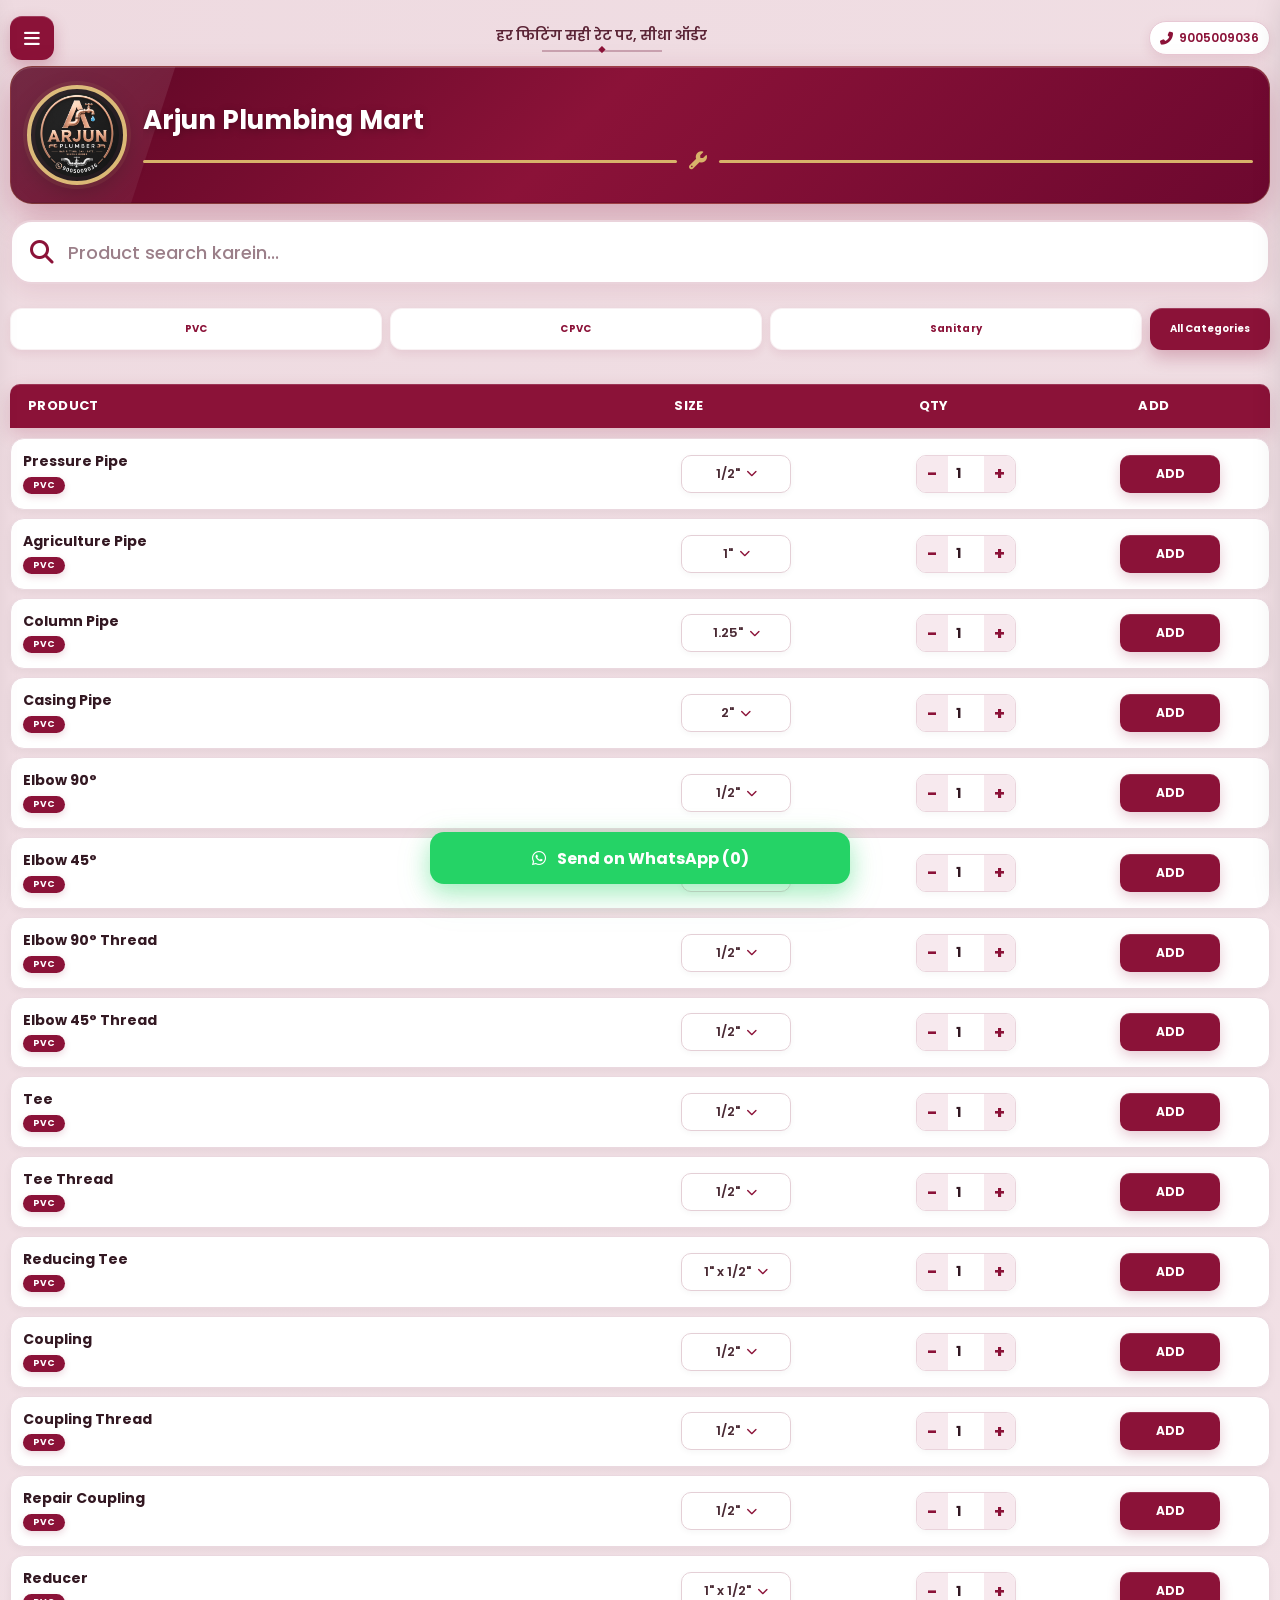
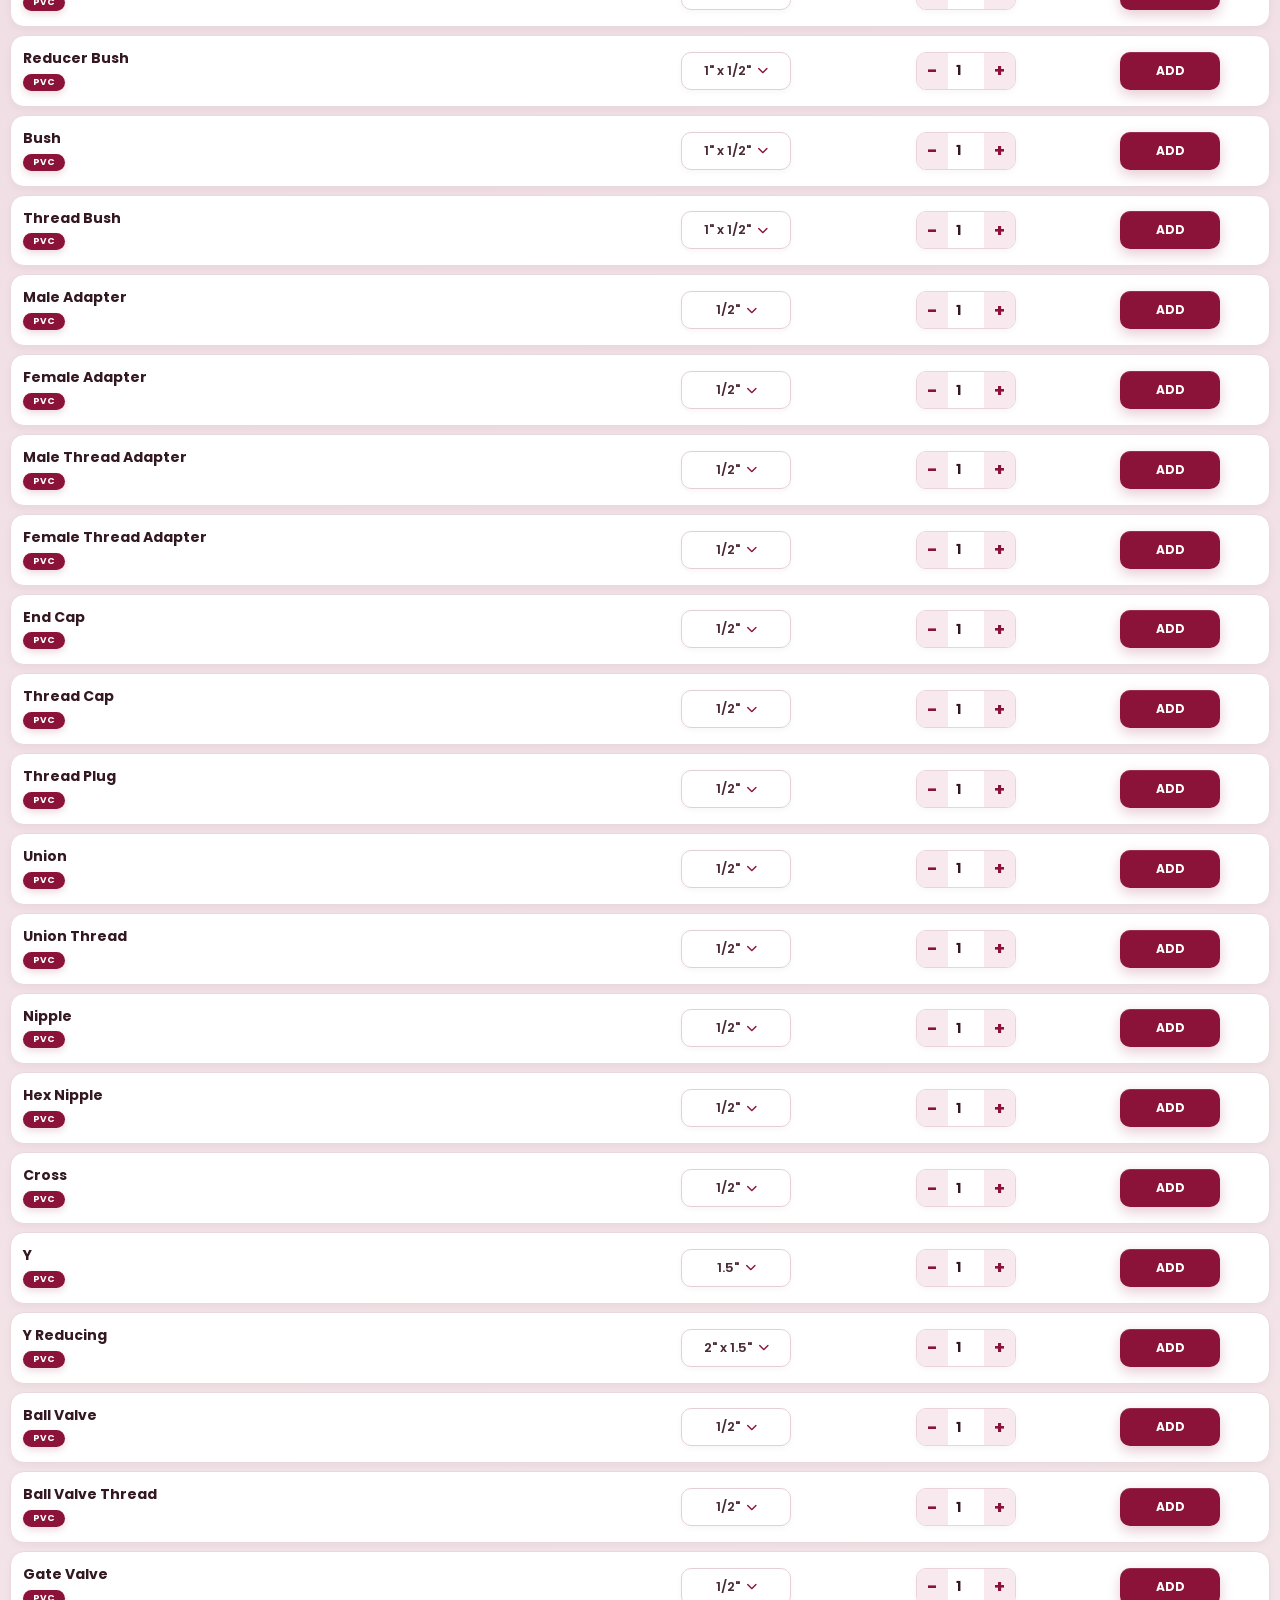
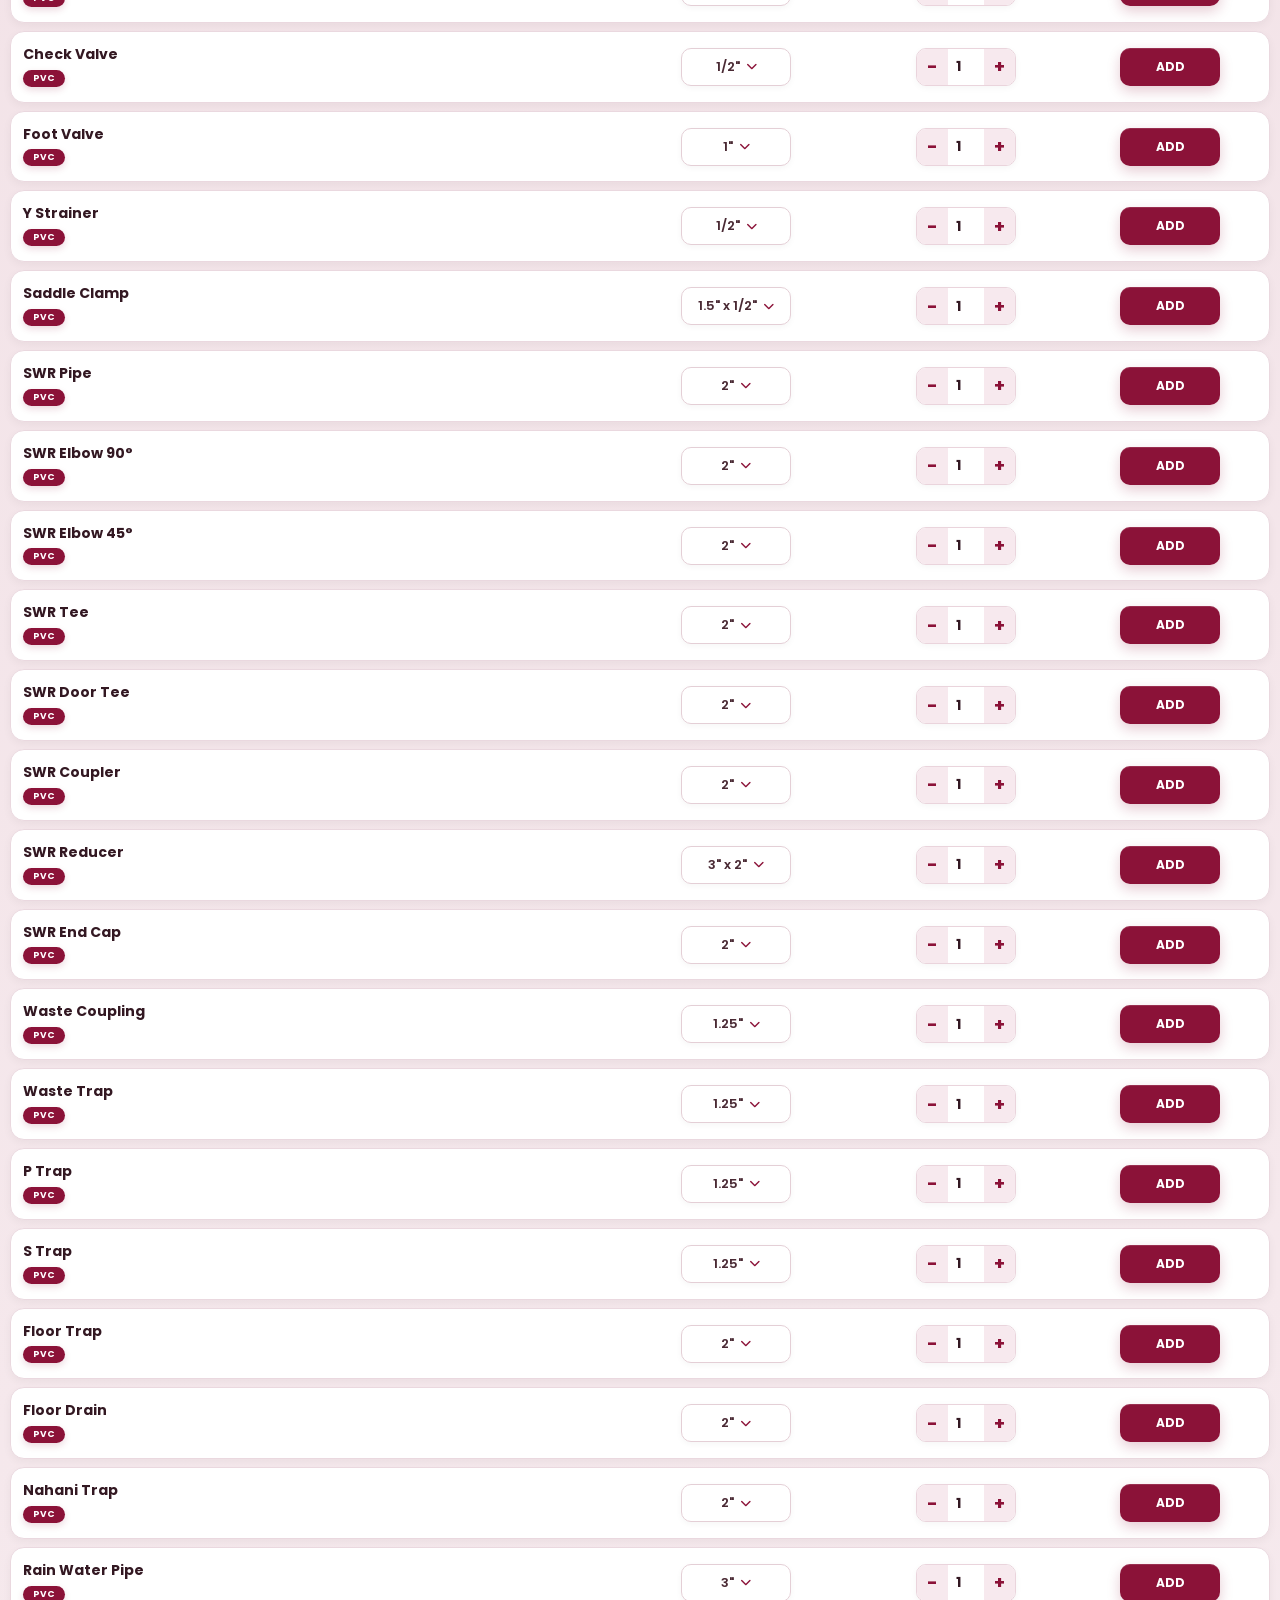
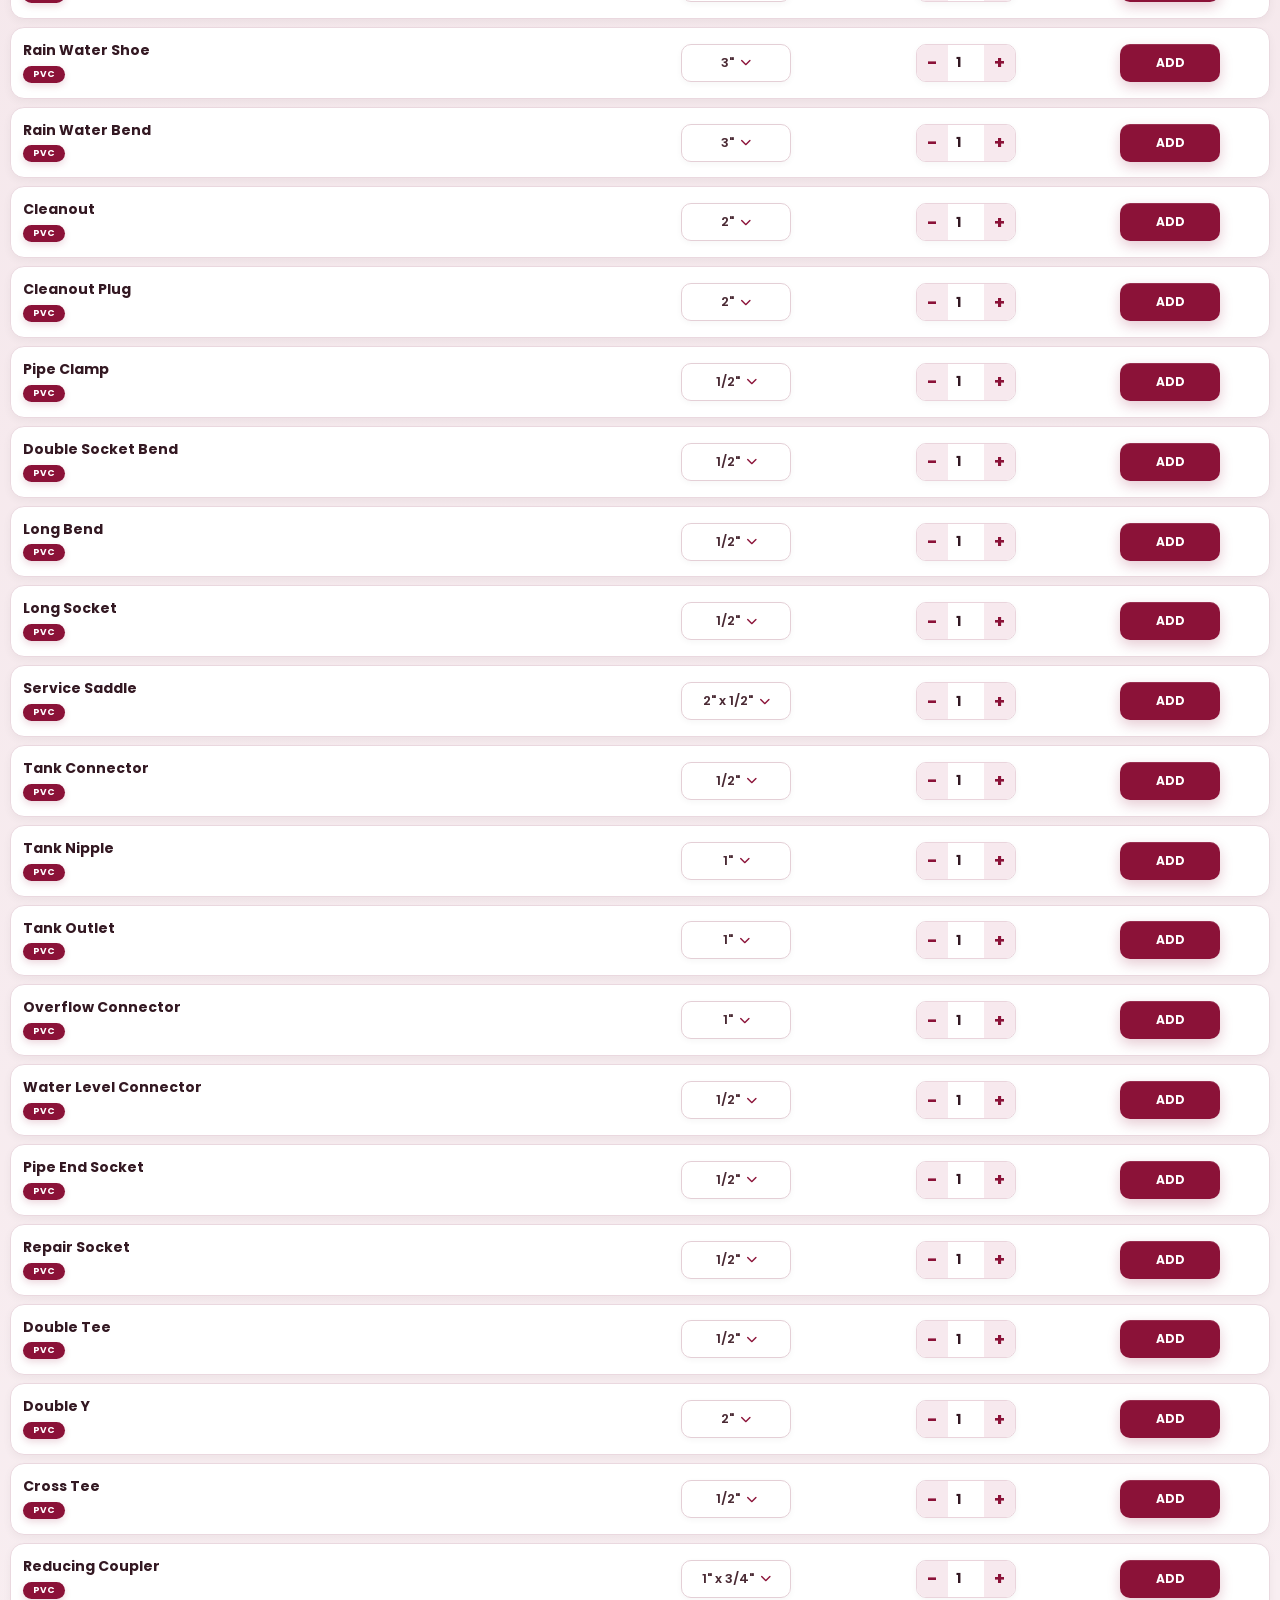
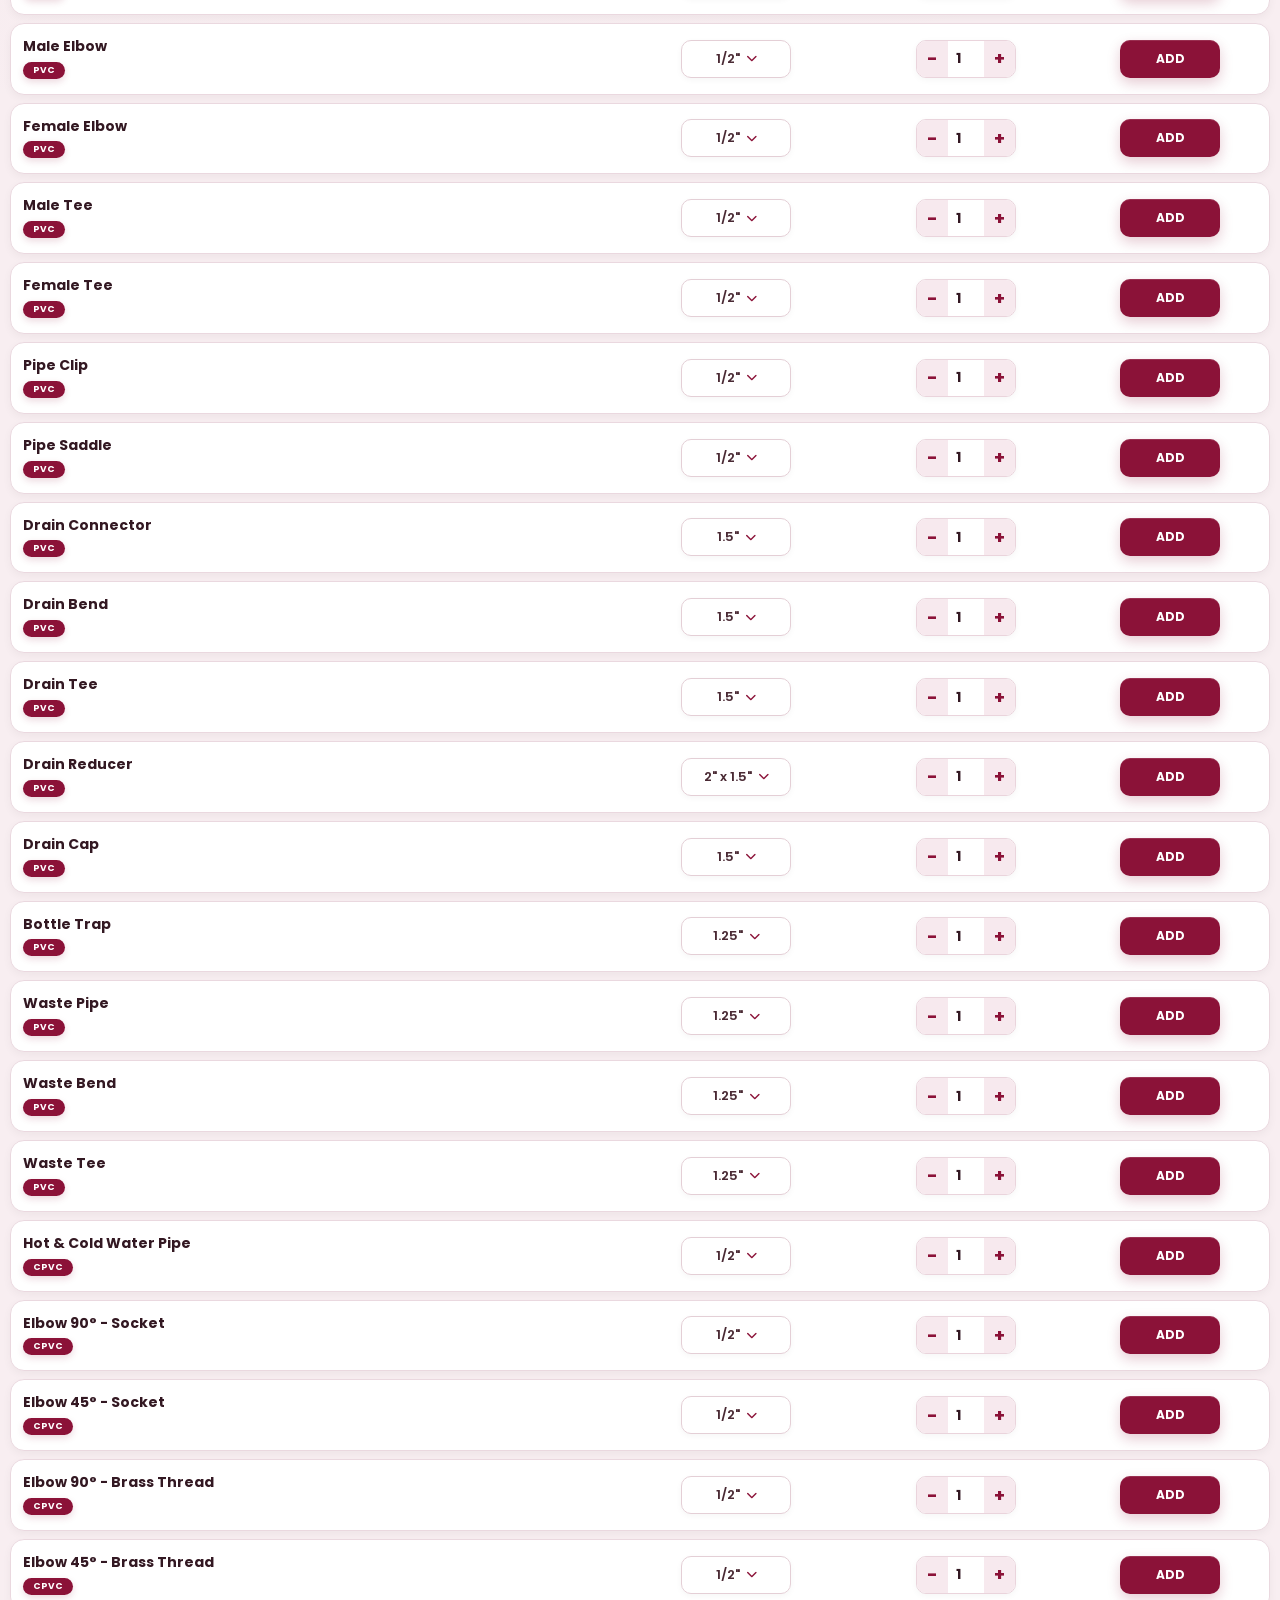
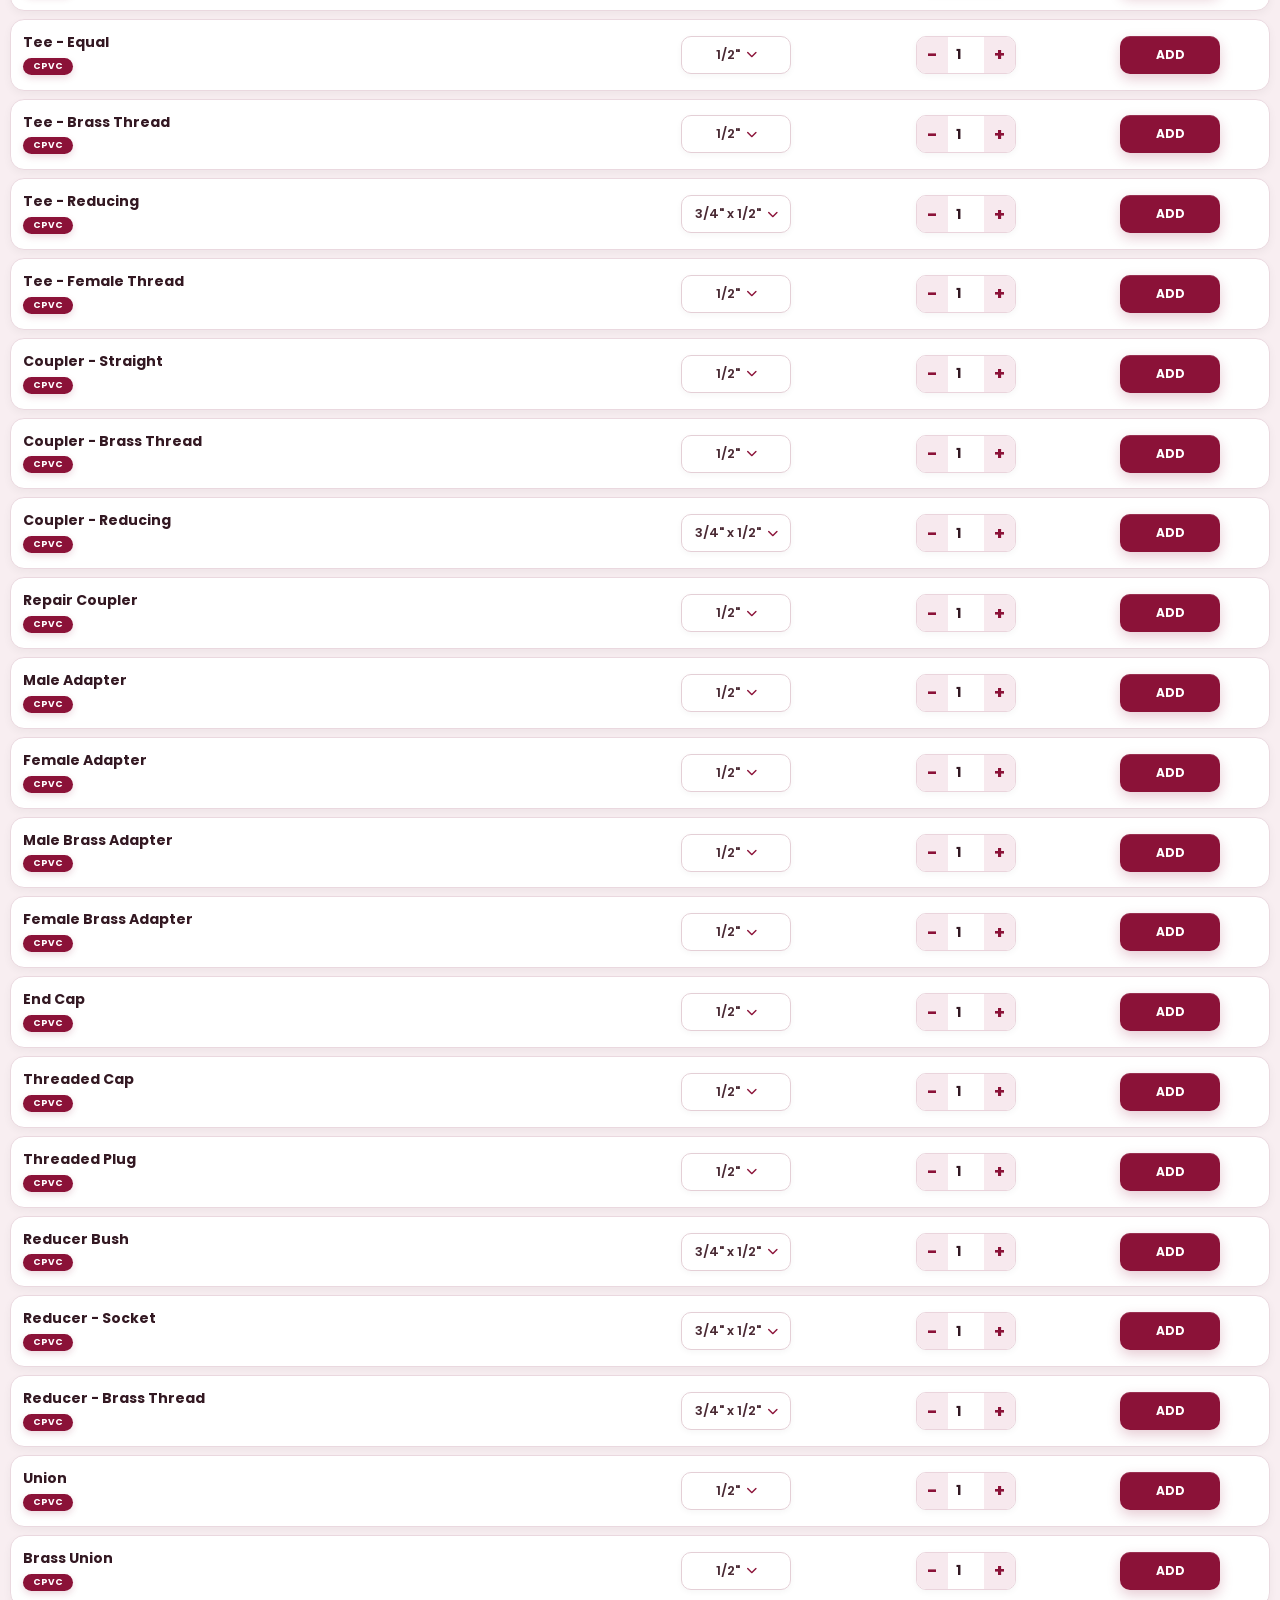
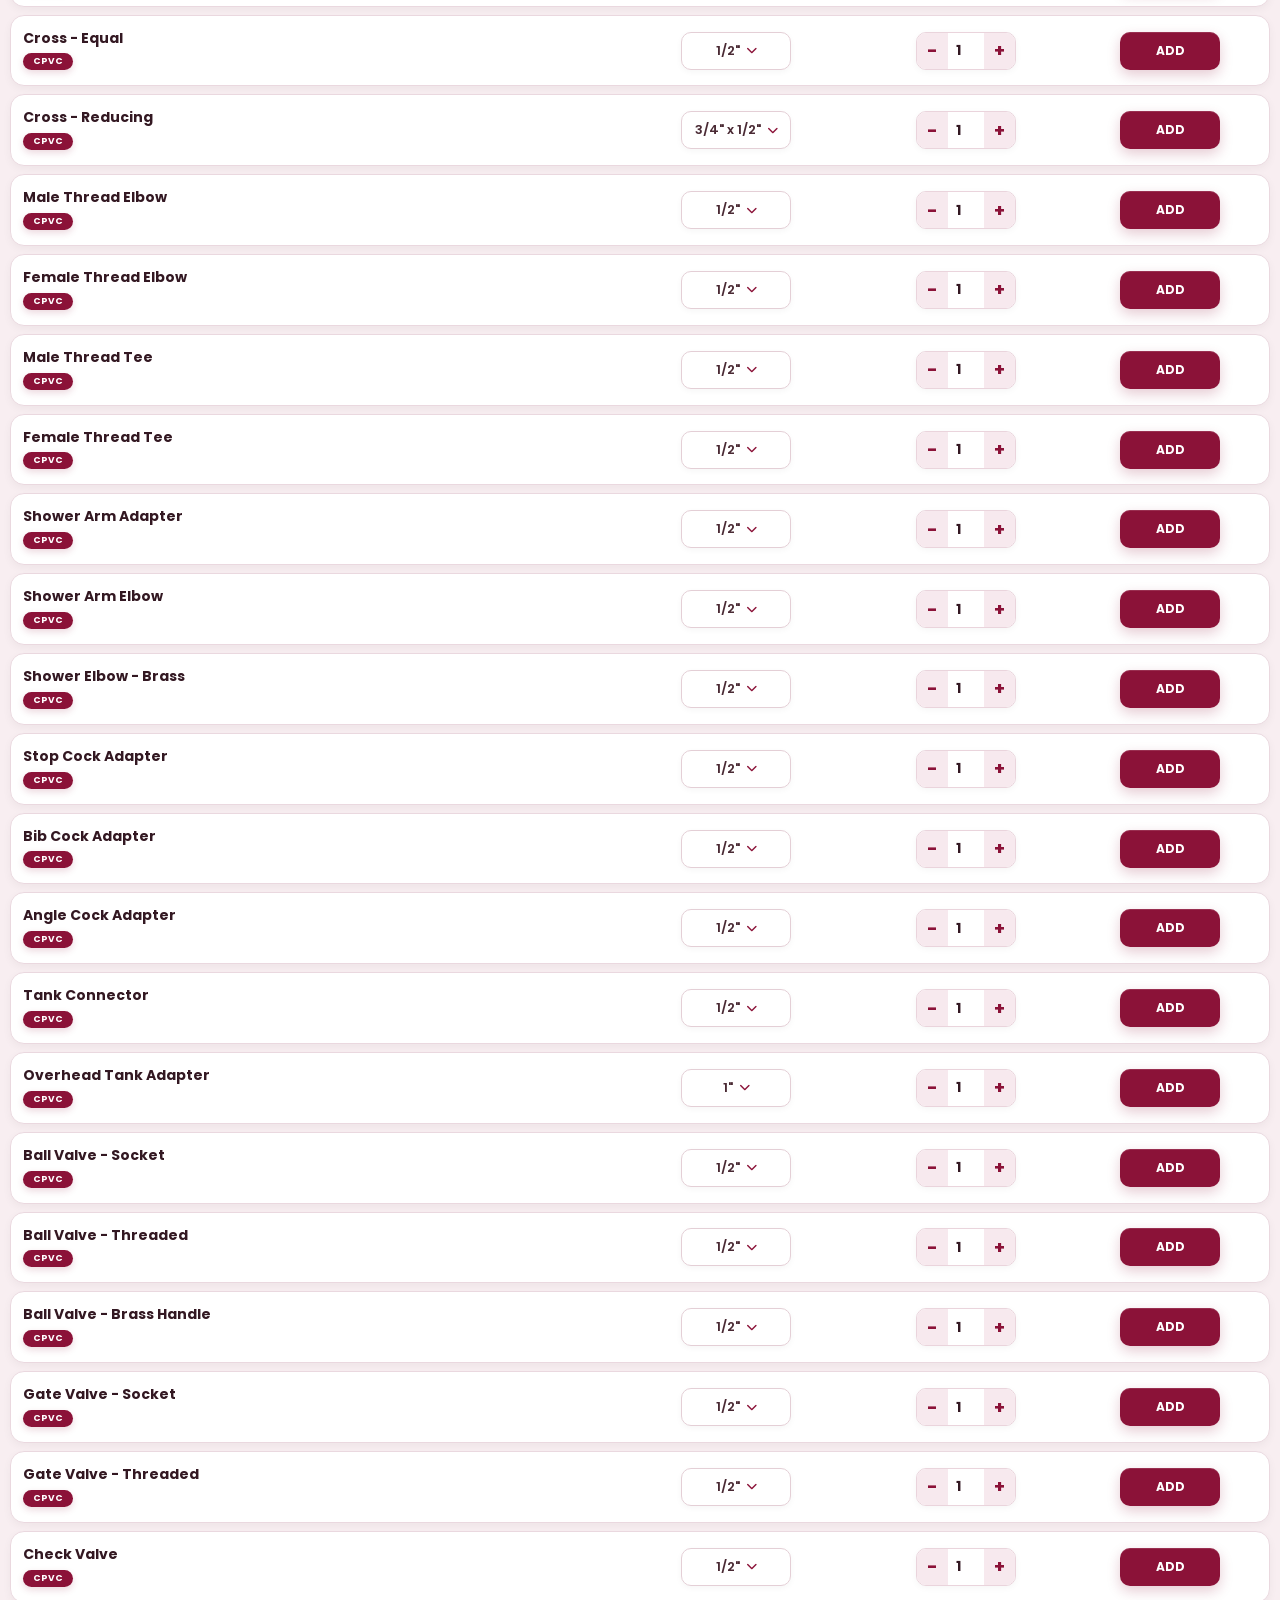
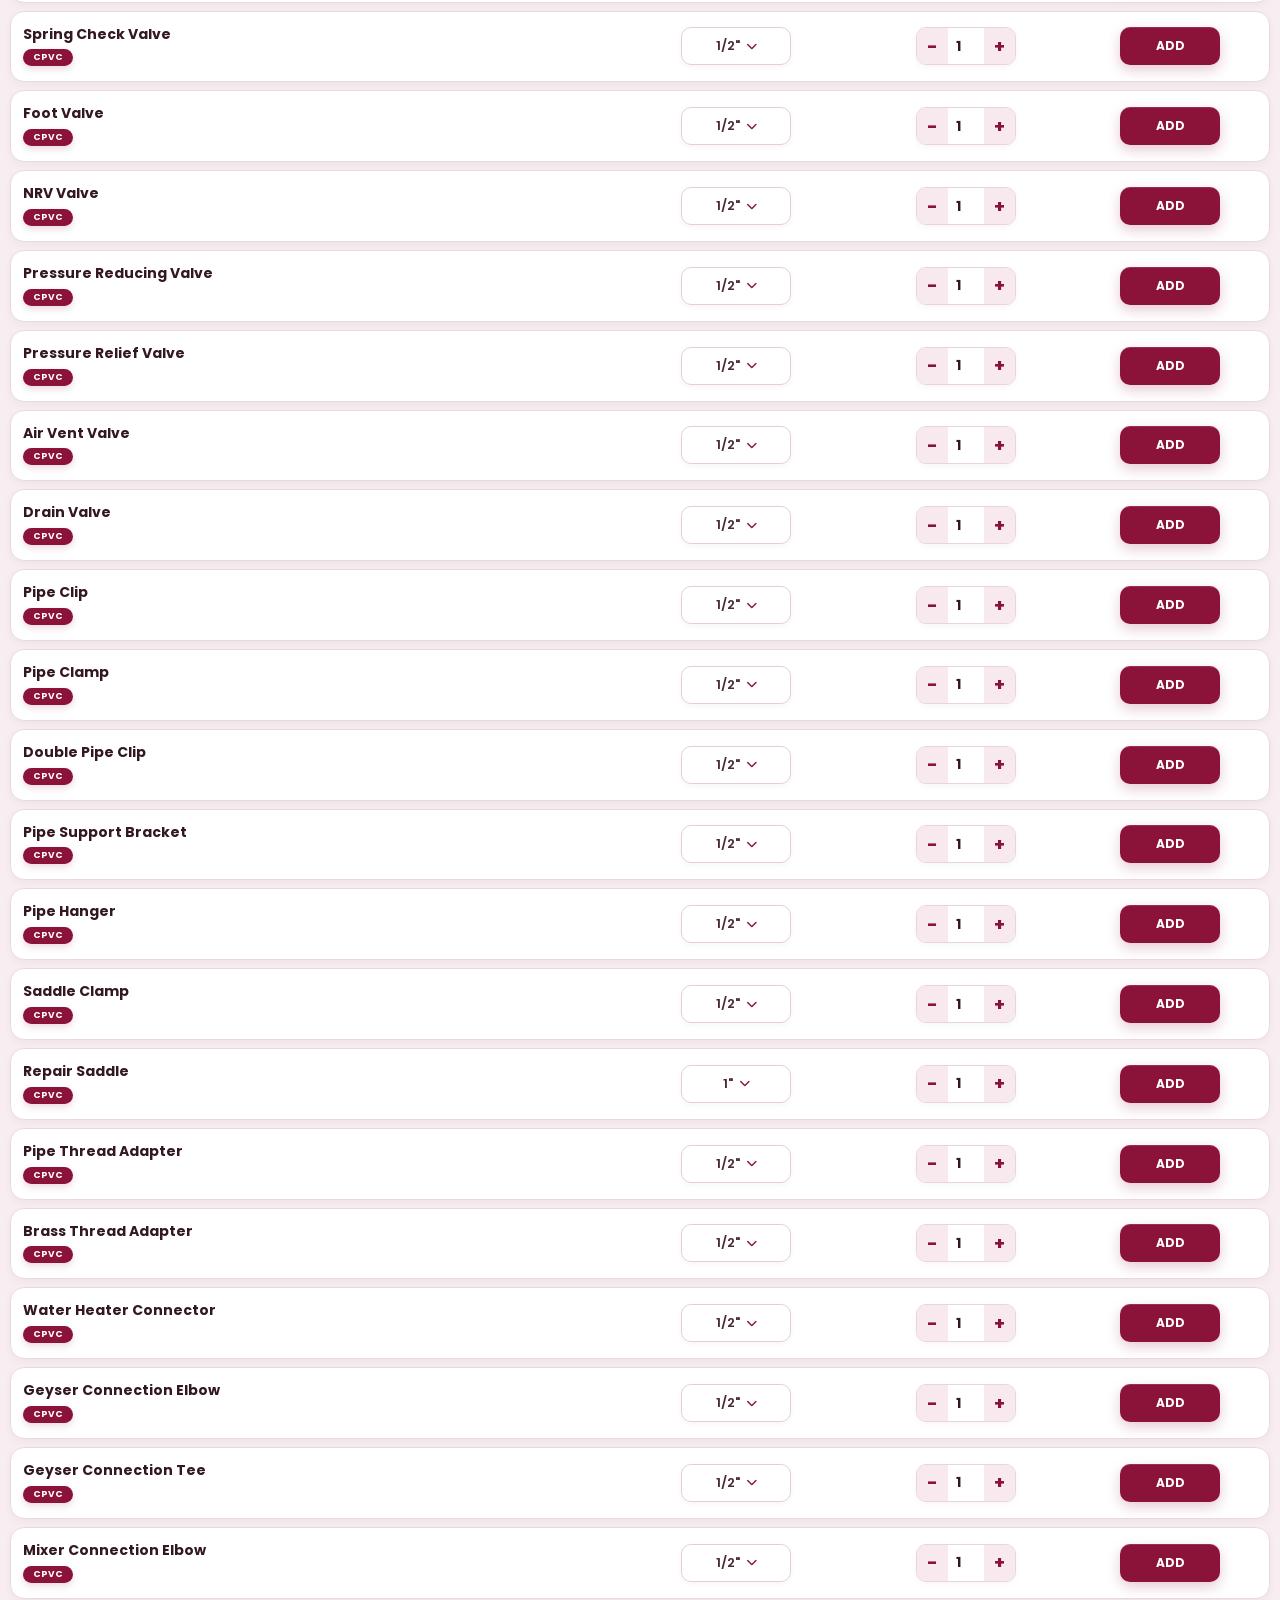
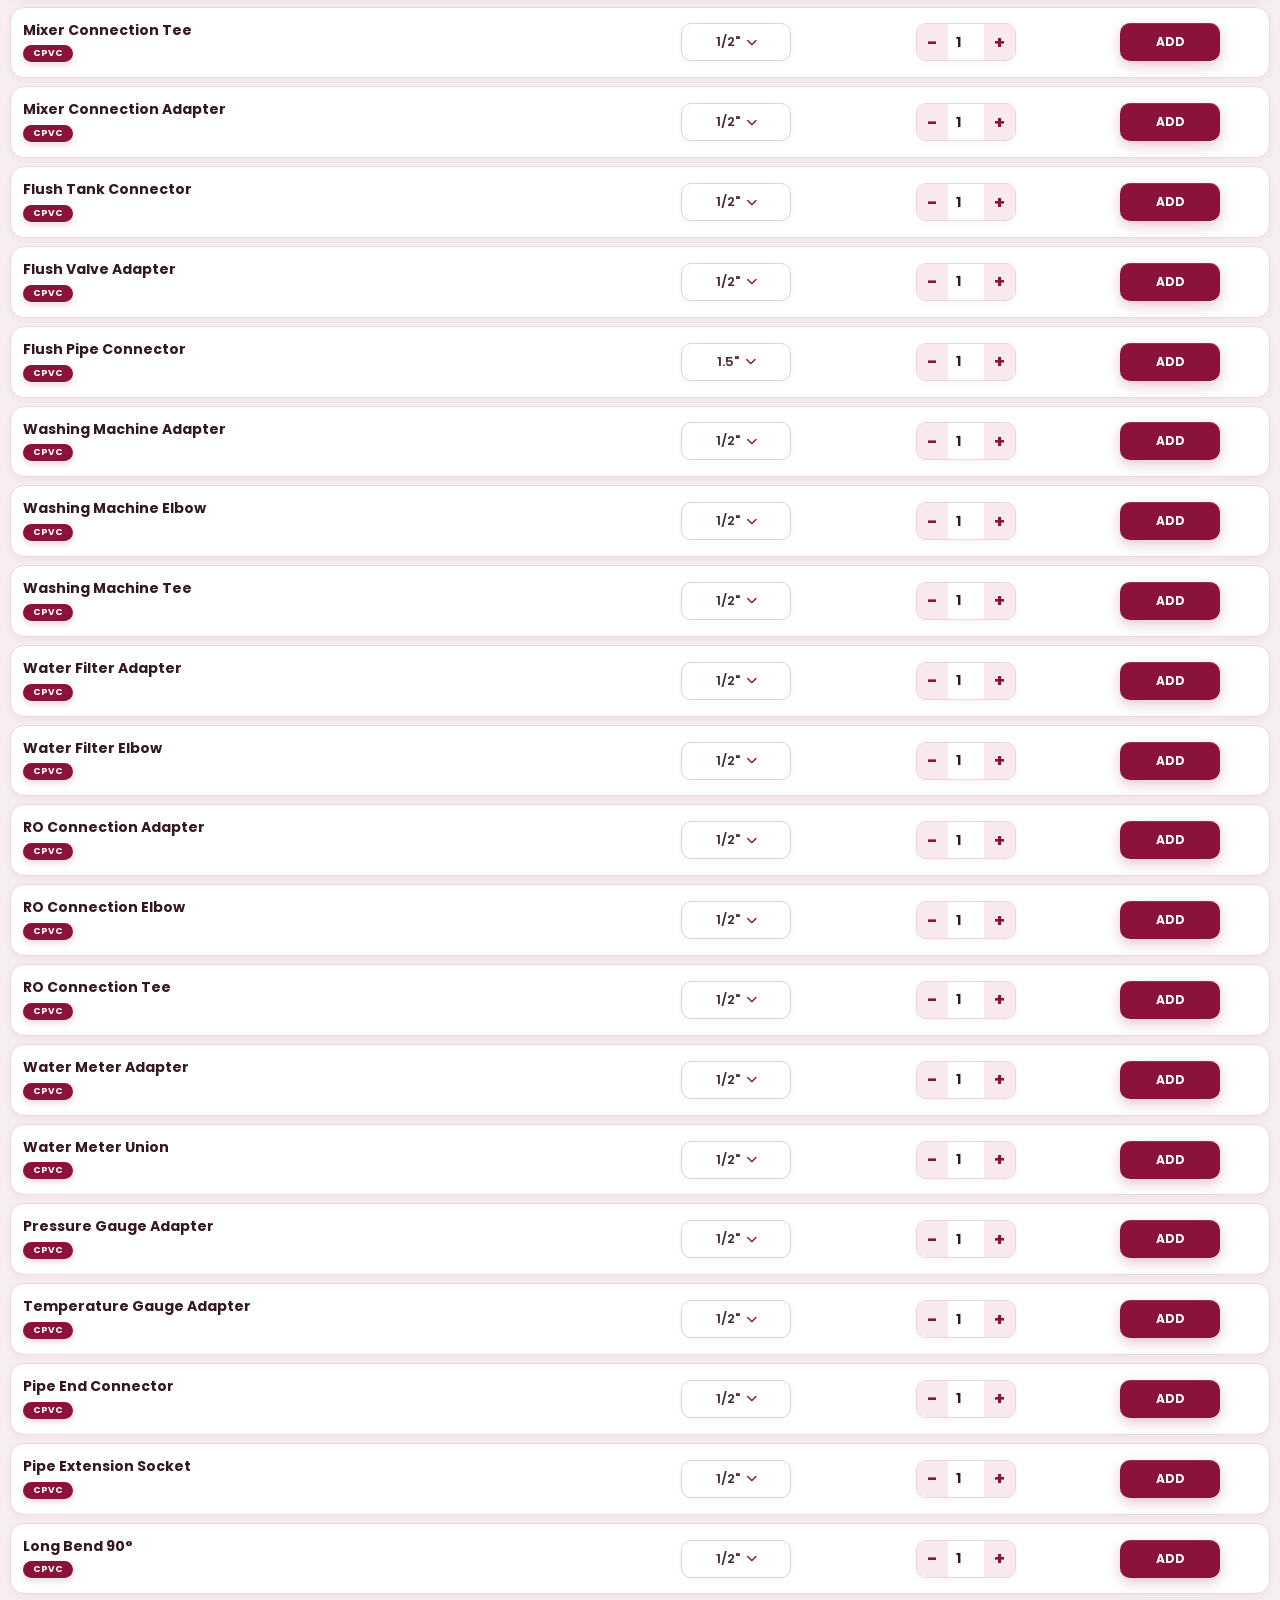
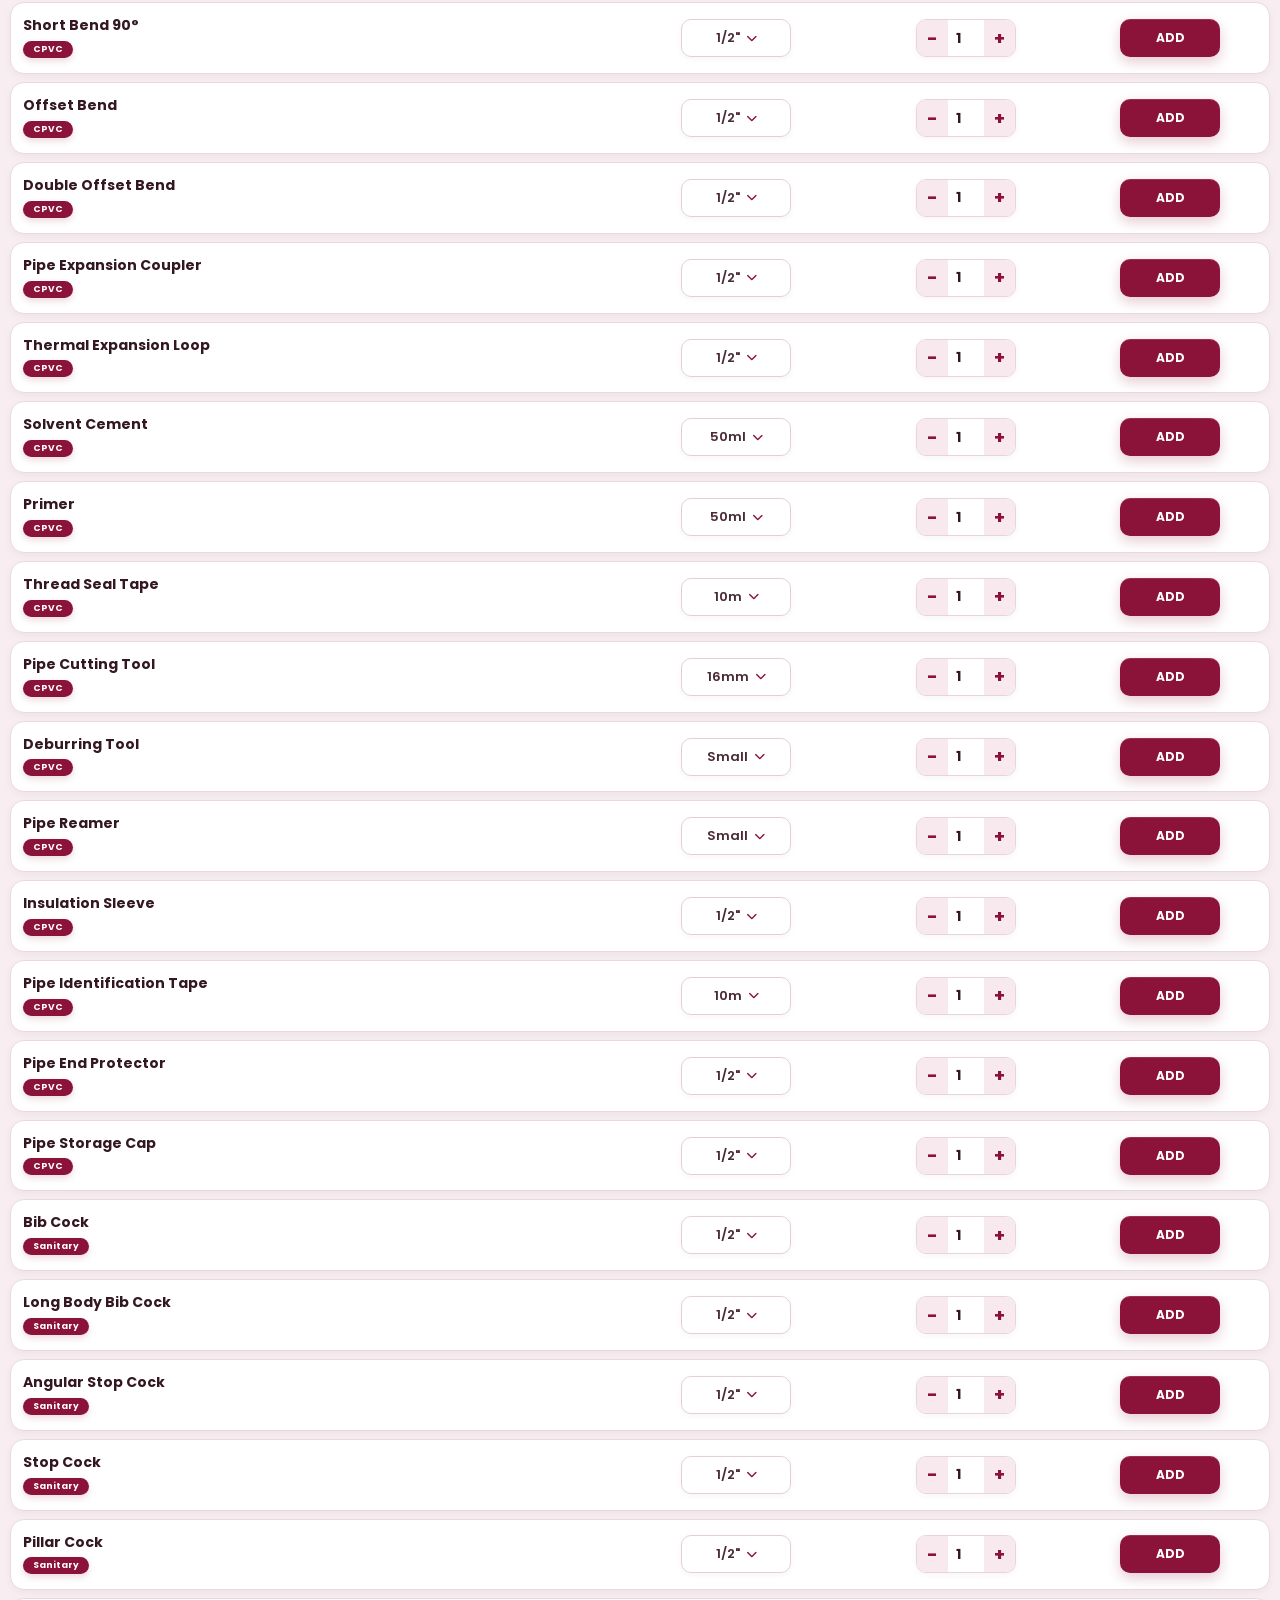
<file: index.html>
<!DOCTYPE html>
<html lang="hi">
<head>
  <meta charset="UTF-8">
  <meta name="viewport" content="width=device-width, initial-scale=1.0">
  <title>Arjun Plumbing Mart</title>
  <link rel="stylesheet" href="Style.css">
  <!-- Google Font -->
  <link href="https://fonts.googleapis.com/css2?family=Poppins:wght@400;500;600;700&display=swap" rel="stylesheet">
  <!-- Font Awesome -->
  <link rel="stylesheet" href="https://cdnjs.cloudflare.com/ajax/libs/font-awesome/6.6.0/css/all.min.css">
</head>
<body>

<!-- ========================================
     LEFT SLIDE MENU
======================================== -->
<div class="menu-overlay" id="menuOverlay" onclick="closeMenu()"></div>

<aside class="side-menu" id="sideMenu">
  <!-- MENU HEADER -->
  <div class="menu-header">
    <div class="menu-logo">
      <img src="logo.png" alt="Logo" data-logo>
    </div>
    <div class="menu-title">
      <h3 data-shop-name>Arjun Plumbing Mart</h3>
      <p>Premium Plumbing Store</p>
    </div>
    <button class="menu-close" onclick="closeMenu()">&times;</button>
  </div>

  <!-- MENU LIST -->
  <nav class="menu-list">
    <a href="#">
      <i class="fas fa-house"></i>
      Home
    </a>
    <a href="Admin.html">
      <i class="fas fa-box-open"></i>
      Add Products
    </a>
    
    <a href="https://wa.me/919005009036" data-whatsapp>
      <i class="fab fa-whatsapp"></i>
      WhatsApp
    </a>
    <a href="About_us.html">
      <i class="fas fa-circle-info"></i>
      About Us
    </a>
    <a href="Settings.html">
      <i class="fas fa-cog"></i>
      Settings
    </a>
  </nav>
</aside>

<!-- ========================================
     TOP HEADER
======================================== -->
<header class="top-header">
  <button class="menu-btn" onclick="openMenu()">
    <i class="fas fa-bars"></i>
  </button>
  <div class="tagline">
    <h3 data-tagline>हर फिटिंग सही रेट पर, सीधा ऑर्डर</h3>
    <div class="line"></div>
  </div>
  <a href="tel:9005009036" class="call-btn" data-call-link>
    <i class="fas fa-phone-alt"></i>
    <span data-mobile>9005009036</span>
  </a>
</header>

<!-- ========================================
     HERO BANNER
======================================== -->
<section class="hero-banner">
  <div class="banner-inner">
    <div class="logo-wrap">
      <img src="logo.png" alt="Arjun Plumbing Mart" class="hero-logo" data-logo>
    </div>
    <div class="banner-text">
      <h1 data-shop-name>Arjun Plumbing Mart</h1>
      <div class="gold-divider">
        <span></span>
        <i class="fas fa-wrench"></i>
        <span></span>
      </div>
    </div>
  </div>
</section>

<!-- ========================================
     SEARCH BAR
======================================== -->
<section class="search-section">
  <div class="search-box">
    <i class="fas fa-search"></i>
    <input id="searchInput" type="text" placeholder="Product search karein...">
  </div>
</section>

<!-- ========================================
     CATEGORY SECTION
======================================== -->
<div class="category-wrapper">
  <!-- FIRST LINE -->
  <div class="category-bar">
    <button class="category-card">PVC</button>
    <button class="category-card">CPVC</button>
    <button class="category-card">Sanitary</button>
    <button class="all-category-btn" onclick="openCategoryMenu()">
      All Categories
    </button>
  </div>
</div>

<!-- ========================================
     CATEGORY OVERLAY
======================================== -->
<div class="category-overlay" id="categoryOverlay" onclick="closeCategoryMenu()"></div>

<!-- ========================================
     RIGHT CATEGORY SIDEBAR - DYNAMIC
======================================== -->
<div class="category-sidebar" id="categorySidebar">
  <!-- SIDEBAR HEADER -->
  <div class="sidebar-header">
    <h3>All Categories</h3>
    <button class="close-btn" onclick="closeCategoryMenu()">&times;</button>
  </div>

  <!-- SIDEBAR LIST - DYNAMIC -->
  <div class="sidebar-list" id="sidebarList">
    <!-- Categories yahan JavaScript se generate hongi -->
  </div>
</div>

<!-- ========================================
     PRODUCT HEADER
======================================== -->
<div class="product-header">
  <div class="ph-product">PRODUCT</div>
  <div class="ph-size">SIZE</div>
  <div class="ph-qty">QTY</div>
  <div class="ph-add">ADD</div>
</div>

<!-- ========================================
     PRODUCT LIST
======================================== -->
<section class="product-list-section">
  <div id="productList"></div>
</section>

<!-- ========================================
     WHATSAPP BUTTON
======================================== -->
<div class="whatsapp-send">
  <button id="sendWhatsappBtn" class="send-whatsapp-btn">
    <i class="fab fa-whatsapp"></i>
    Send on WhatsApp (0)
  </button>
</div>

<script src="Product.js"></script>
<script src="SiteSettings.js"></script>
<script src="Script.js"></script>

</body>
</html>
</file>
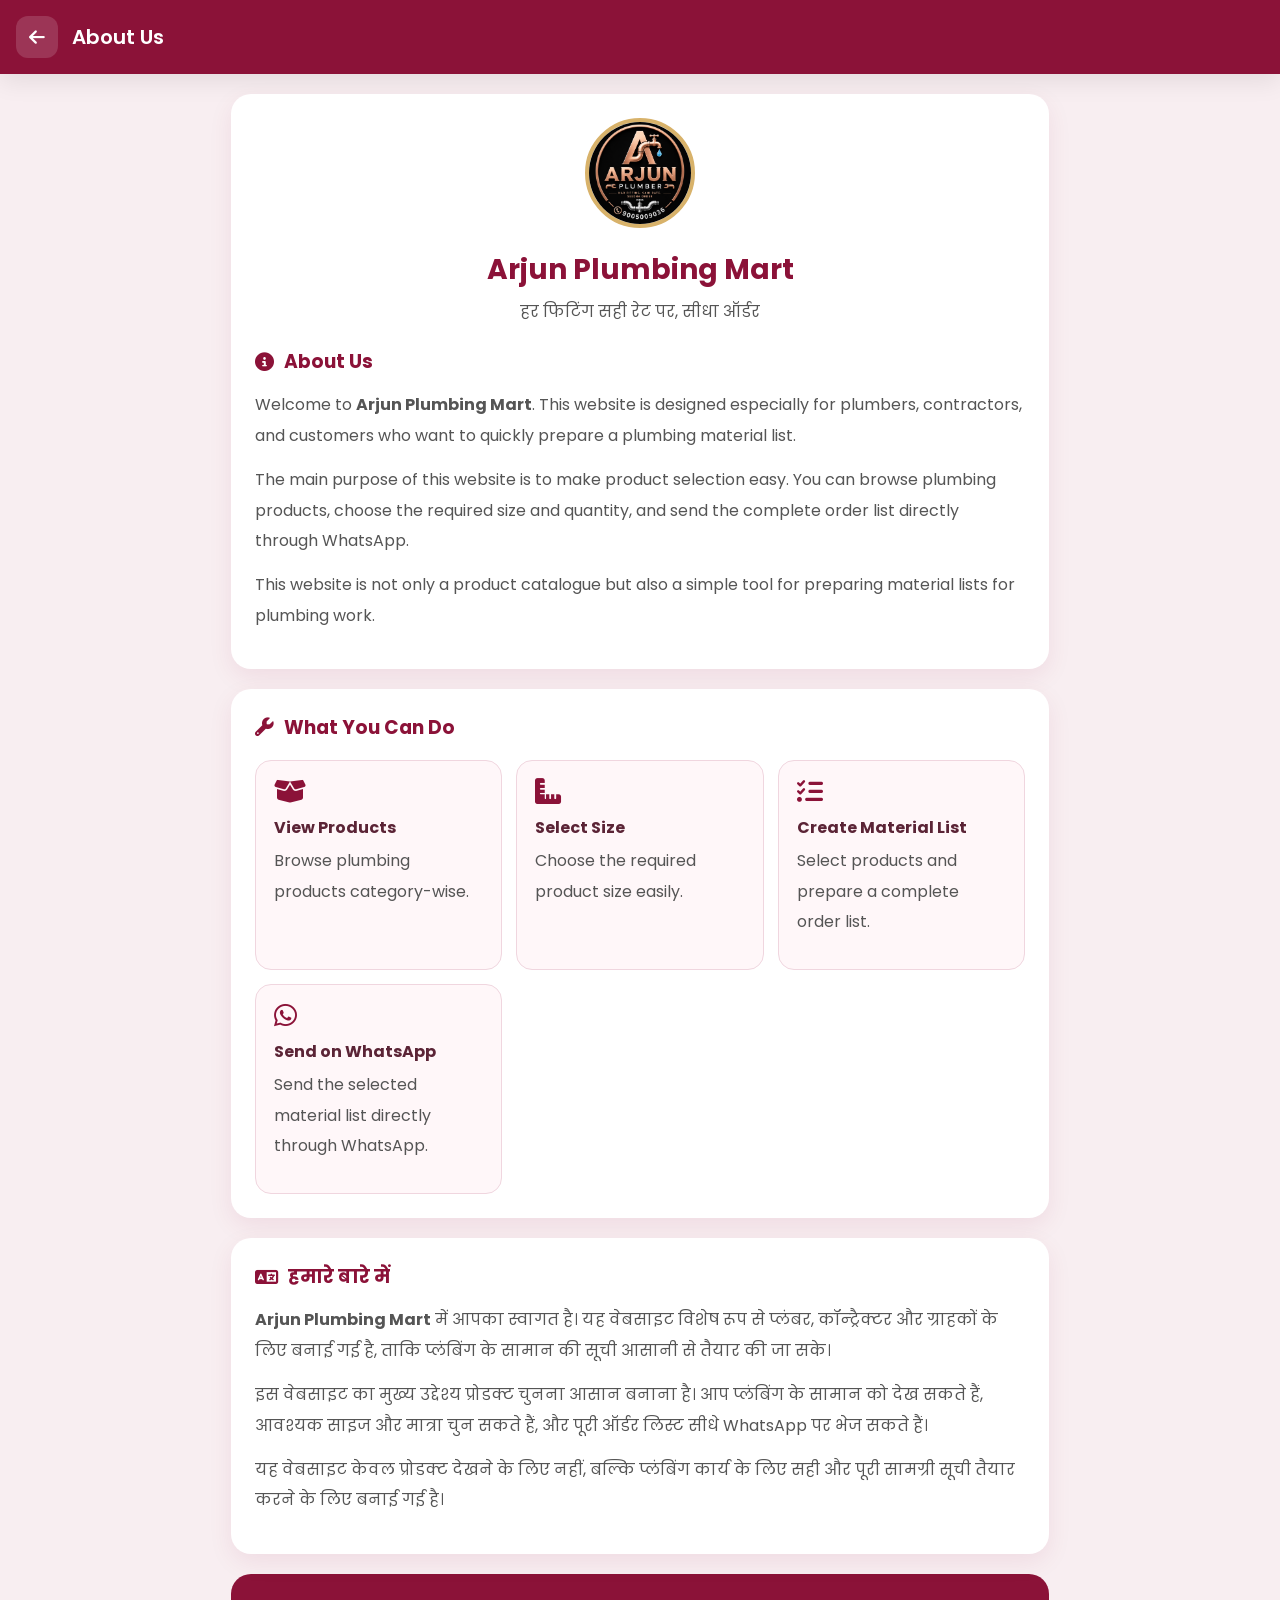
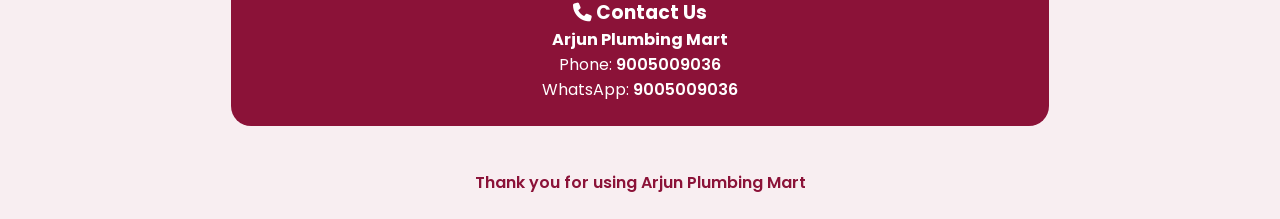
<file: About_us.html>
<!DOCTYPE html>
<html lang="en">
<head>
<meta charset="UTF-8">
<meta name="viewport" content="width=device-width, initial-scale=1.0">
<title>About Us | Arjun Plumbing Mart</title>

<link href="https://fonts.googleapis.com/css2?family=Poppins:wght@400;500;600;700&display=swap" rel="stylesheet">
<link rel="stylesheet" href="https://cdnjs.cloudflare.com/ajax/libs/font-awesome/6.6.0/css/all.min.css">

<style>
*{
  margin:0;
  padding:0;
  box-sizing:border-box;
  font-family:'Poppins',sans-serif;
}

:root{
  --primary:#8B0D3A;
  --secondary:#e7c79f;
}

body{
  background:#f8eef1;
  color:#333;
}

.header{
  background:var(--primary);
  color:#fff;
  padding:16px;
  display:flex;
  align-items:center;
  gap:14px;
  box-shadow:0 8px 24px rgba(0,0,0,.08);
}

.back-btn{
  width:42px;
  height:42px;
  border:none;
  border-radius:12px;
  background:rgba(255,255,255,.15);
  color:#fff;
  font-size:18px;
  cursor:pointer;
  transition:.2s;
}

.back-btn:hover{
  background:rgba(255,255,255,.25);
}

.header h2{
  font-size:20px;
  font-weight:600;
}

.container{
  max-width:850px;
  margin:20px auto;
  padding:0 16px;
}

.card{
  background:#fff;
  border-radius:20px;
  padding:24px;
  box-shadow:0 8px 24px rgba(139,13,58,.08);
  margin-bottom:20px;
}

.logo-box{
  text-align:center;
  margin-bottom:20px;
}

.logo-box img{
  width:110px;
  height:110px;
  border-radius:50%;
  object-fit:cover;
  border:4px solid var(--secondary);
  background:#fff;
}

.logo-box h1{
  color:var(--primary);
  margin-top:14px;
  font-size:28px;
}

.logo-box p{
  color:#7a5563;
  margin-top:6px;
}

.card h3{
  color:var(--primary);
  margin-bottom:14px;
  display:flex;
  align-items:center;
  gap:10px;
}

.card p{
  line-height:1.9;
  color:#555;
  margin-bottom:14px;
}

.features{
  display:grid;
  grid-template-columns:repeat(auto-fit,minmax(220px,1fr));
  gap:14px;
  margin-top:18px;
}

.feature{
  background:#fff7f9;
  border:1px solid #f0d6df;
  border-radius:16px;
  padding:18px;
}

.feature i{
  font-size:26px;
  color:var(--primary);
  margin-bottom:10px;
}

.feature h4{
  color:#5b2436;
  margin-bottom:6px;
}

.contact{
  background:var(--primary);
  color:#fff;
  border-radius:20px;
  padding:24px;
  text-align:center;
}

.contact h3{
  color:#fff;
  justify-content:center;
}

.contact a{
  color:#fff;
  text-decoration:none;
  font-weight:600;
}

.footer{
  text-align:center;
  padding:24px;
  color:var(--primary);
  font-weight:600;
}

@media(max-width:768px){
  .logo-box h1{
    font-size:24px;
  }

  .card{
    padding:20px;
  }
}
</style>
</head>

<body>

<div class="header">
  <button class="back-btn" onclick="history.back()">
    <i class="fas fa-arrow-left"></i>
  </button>
  <h2>About Us</h2>
</div>

<div class="container">

  <div class="card">

    <div class="logo-box">
      <img src="logo.png" data-logo alt="Logo">

      <h1 data-shop-name>Arjun Plumbing Mart</h1>

      <p data-tagline>
        Plumbing Product Catalogue & WhatsApp Order List
      </p>
    </div>

    <h3>
      <i class="fas fa-circle-info"></i>
      About Us
    </h3>

    <p>
      Welcome to
      <strong data-shop-name>Arjun Plumbing Mart</strong>.
      This website is designed especially for plumbers,
      contractors, and customers who want to quickly prepare
      a plumbing material list.
    </p>

    <p>
      The main purpose of this website is to make product
      selection easy. You can browse plumbing products,
      choose the required size and quantity,
      and send the complete order list directly through WhatsApp.
    </p>

    <p>
      This website is not only a product catalogue but also
      a simple tool for preparing material lists for plumbing work.
    </p>

  </div>
    <div class="card">

    <h3>
      <i class="fas fa-wrench"></i>
      What You Can Do
    </h3>

    <div class="features">

      <div class="feature">
        <i class="fas fa-box-open"></i>
        <h4>View Products</h4>
        <p>Browse plumbing products category-wise.</p>
      </div>

      <div class="feature">
        <i class="fas fa-ruler-combined"></i>
        <h4>Select Size</h4>
        <p>Choose the required product size easily.</p>
      </div>

      <div class="feature">
        <i class="fas fa-list-check"></i>
        <h4>Create Material List</h4>
        <p>Select products and prepare a complete order list.</p>
      </div>

      <div class="feature">
        <i class="fab fa-whatsapp"></i>
        <h4>Send on WhatsApp</h4>
        <p>Send the selected material list directly through WhatsApp.</p>
      </div>

    </div>

  </div>

  <div class="card">

    <h3>
      <i class="fas fa-language"></i>
      हमारे बारे में
    </h3>

    <p>
      <strong data-shop-name>Arjun Plumbing Mart</strong>
      में आपका स्वागत है। यह वेबसाइट विशेष रूप से प्लंबर,
      कॉन्ट्रैक्टर और ग्राहकों के लिए बनाई गई है,
      ताकि प्लंबिंग के सामान की सूची आसानी से तैयार की जा सके।
    </p>

    <p>
      इस वेबसाइट का मुख्य उद्देश्य प्रोडक्ट चुनना आसान बनाना है।
      आप प्लंबिंग के सामान को देख सकते हैं,
      आवश्यक साइज और मात्रा चुन सकते हैं,
      और पूरी ऑर्डर लिस्ट सीधे WhatsApp पर भेज सकते हैं।
    </p>

    <p>
      यह वेबसाइट केवल प्रोडक्ट देखने के लिए नहीं,
      बल्कि प्लंबिंग कार्य के लिए सही और पूरी सामग्री सूची
      तैयार करने के लिए बनाई गई है।
    </p>

  </div>

  <div class="contact">

    <h3>
      <i class="fas fa-phone"></i>
      Contact Us
    </h3>

    <p>
      <strong data-shop-name>Arjun Plumbing Mart</strong>
    </p>

    <p>
      Phone:
      <a data-call-link href="tel:9005009036">
        <span data-mobile>9005009036</span>
      </a>
    </p>

    <p>
      WhatsApp:
      <a data-whatsapp href="https://wa.me/919005009036">
        <span data-mobile>9005009036</span>
      </a>
    </p>

  </div>

</div>

<div class="footer">
  Thank you for using
  <span data-shop-name>Arjun Plumbing Mart</span>
</div>

<script>
const cards = document.querySelectorAll('.card');

const observer = new IntersectionObserver((entries)=>{
  entries.forEach(entry=>{
    if(entry.isIntersecting){
      entry.target.style.opacity = "1";
      entry.target.style.transform = "translateY(0)";
    }
  });
},{threshold:0.1});

cards.forEach(card=>{
  card.style.opacity = "0";
  card.style.transform = "translateY(20px)";
  card.style.transition = "0.5s ease";
  observer.observe(card);
});
</script>

<!-- Site settings apply -->
<script src="SiteSettings.js"></script>

</body>
</html>
</file>
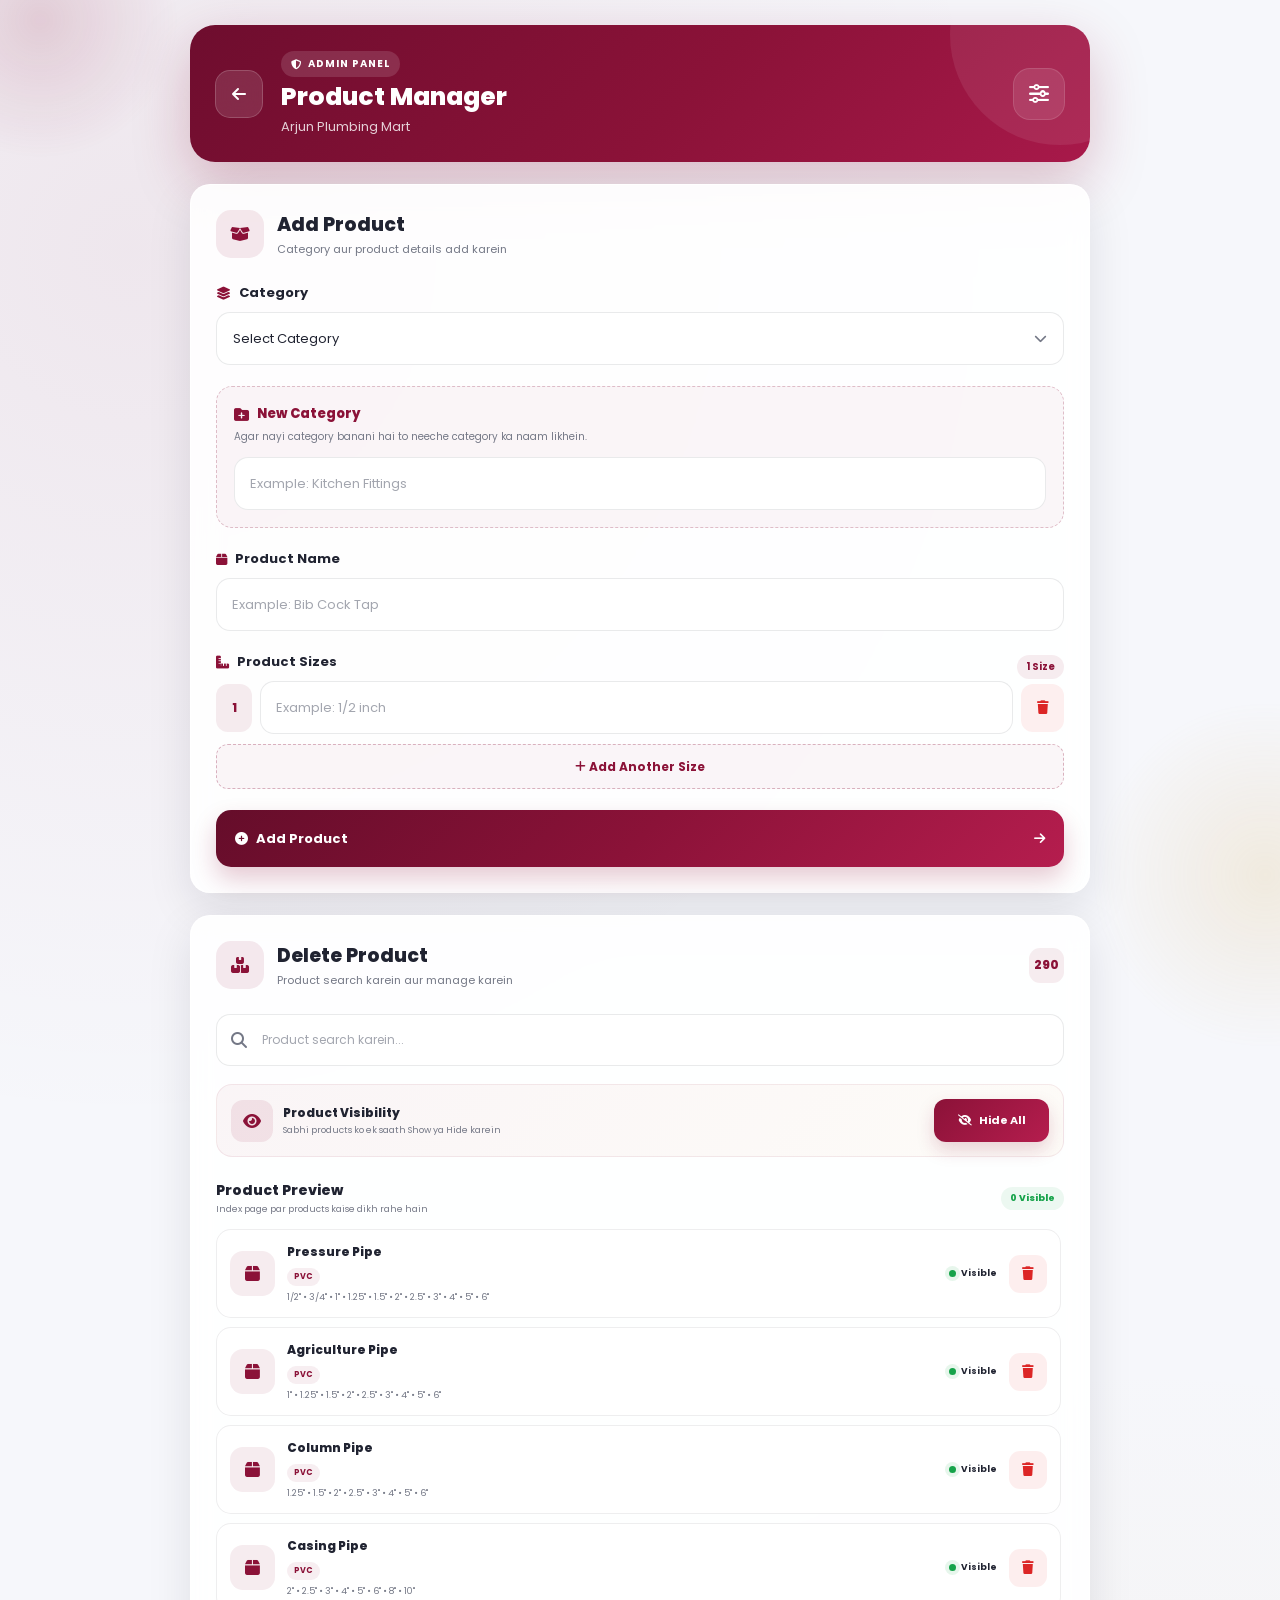
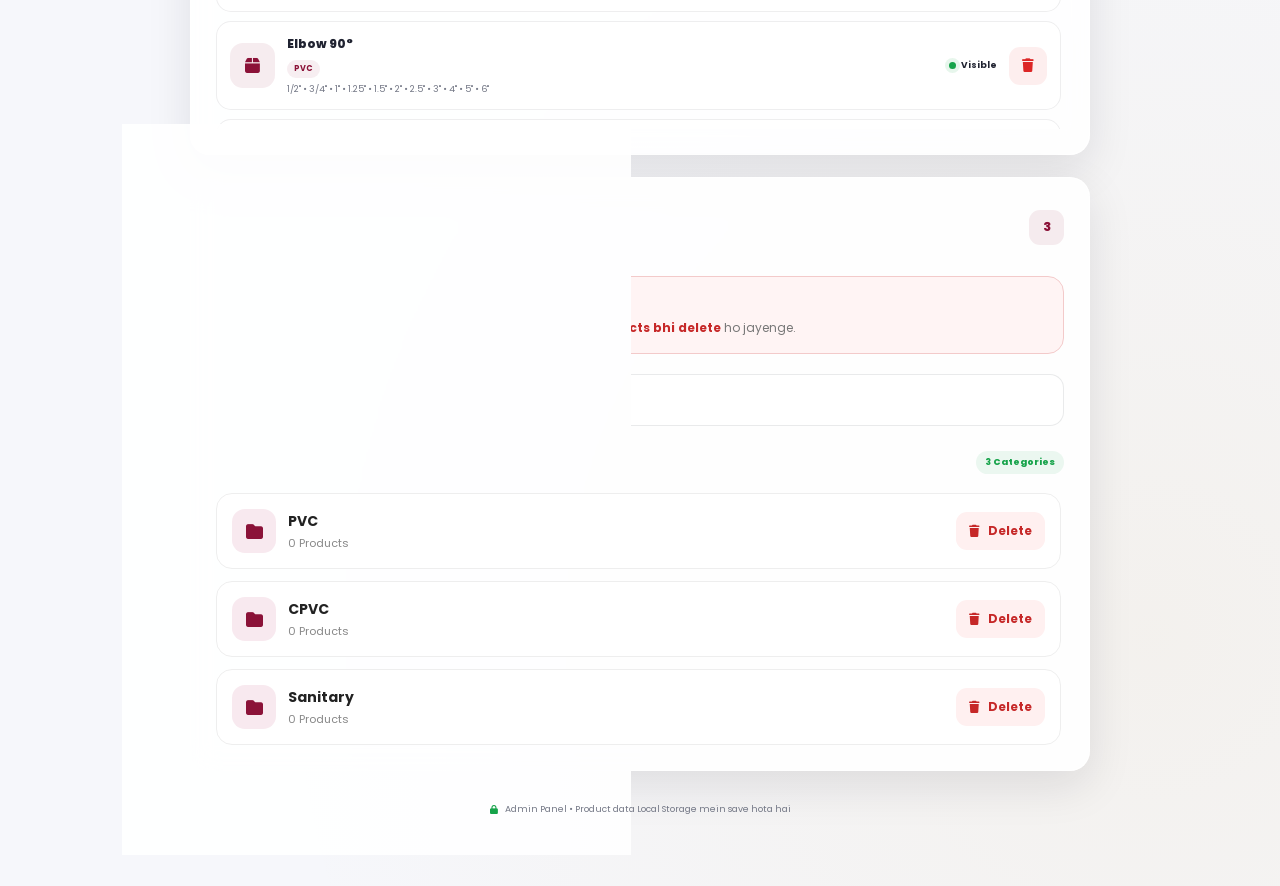
<file: Admin.html>
<!DOCTYPE html>
<html lang="hi">

<head>

  <meta charset="UTF-8">

  <meta
    name="viewport"
    content="width=device-width, initial-scale=1.0"
  >

  <title>Admin Panel - Arjun Plumbing Mart</title>

  <!-- ADMIN CSS -->
  <link
    rel="stylesheet"
    href="Admin.css"
  >

  <!-- GOOGLE FONT -->
  <link
    href="https://fonts.googleapis.com/css2?family=Poppins:wght@400;500;600;700;800&display=swap"
    rel="stylesheet"
  >

  <!-- FONT AWESOME -->
  <link
    rel="stylesheet"
    href="https://cdnjs.cloudflare.com/ajax/libs/font-awesome/6.6.0/css/all.min.css"
  >

</head>


<body>


<!-- =====================================================
     BACKGROUND EFFECT
===================================================== -->

<div class="bg-shape shape-one"></div>
<div class="bg-shape shape-two"></div>



<!-- =====================================================
     MAIN ADMIN CONTAINER
===================================================== -->

<div class="admin-container">


  <!-- ===================================================
       HEADER
  ==================================================== -->

  <header class="admin-header">


    <!-- BACK BUTTON -->

    <a
      href="index.html"
      class="back-btn"
      aria-label="Back to Home"
    >

      <i class="fas fa-arrow-left"></i>

    </a>



    <!-- HEADER CONTENT -->

    <div class="header-content">

      <span class="header-badge">

        <i class="fas fa-shield-halved"></i>

        ADMIN PANEL

      </span>


      <h1>
        Product Manager
      </h1>


      <p data-shop-name>
        Arjun Plumbing Mart
      </p>

    </div>



    <!-- HEADER ICON -->

    <div class="header-icon">

      <i class="fas fa-sliders"></i>

    </div>


  </header>





  <!-- ===================================================
       PART 1
       ADD PRODUCT
  ==================================================== -->

  <section class="admin-card add-card">


    <!-- CARD HEADING -->

    <div class="card-heading">

      <div class="heading-icon">

        <i class="fas fa-box-open"></i>

      </div>


      <div>

        <h2>
          Add Product
        </h2>

        <p>
          Category aur product details add karein
        </p>

      </div>

    </div>



    <!-- =================================================
         ADD PRODUCT FORM
    ================================================== -->

    <form id="addProductForm">


      <!-- ===============================================
           1. CATEGORY
      ================================================ -->

      <div class="form-group">


        <label>

          <i class="fas fa-layer-group"></i>

          Category

        </label>



        <!-- CUSTOM CATEGORY SELECT -->

        <div
          class="custom-select"
          id="categorySelect"
        >


          <button
            type="button"
            class="select-btn"
            id="categorySelectBtn"
          >

            <span id="selectedCategory">
              Select Category
            </span>

            <i class="fas fa-chevron-down"></i>

          </button>



          <!-- CATEGORY OPTIONS
               JS yahan categories dalega -->

          <div
            class="select-options"
            id="categoryOptions"
          >

            <!--
              Example:

              <div class="select-option">
                PVC
              </div>

              <div class="select-option">
                CPVC
              </div>

              <div class="select-option">
                Sanitary
              </div>
            -->

          </div>


        </div>


      </div>





      <!-- ===============================================
           2. NEW CATEGORY
      ================================================ -->

      <div class="new-category-box">


        <div class="new-category-title">

          <i class="fas fa-folder-plus"></i>

          New Category

        </div>


        <p>
          Agar nayi category banani hai to
          neeche category ka naam likhein.
        </p>


        <input
          type="text"
          id="newCategoryName"
          placeholder="Example: Kitchen Fittings"
          autocomplete="off"
        >


      </div>





      <!-- ===============================================
           3. PRODUCT NAME
      ================================================ -->

      <div class="form-group">


        <label>

          <i class="fas fa-box"></i>

          Product Name

        </label>


        <input
          type="text"
          id="productName"
          placeholder="Example: Bib Cock Tap"
          autocomplete="off"
          required
        >


      </div>





      <!-- ===============================================
           4. PRODUCT SIZES
      ================================================ -->

      <div class="form-group">


        <div class="label-row">


          <label>

            <i class="fas fa-ruler-combined"></i>

            Product Sizes

          </label>


          <span
            class="size-count"
            id="sizeCount"
          >
            1 Size
          </span>


        </div>



        <!-- SIZE CONTAINER -->

        <div id="sizeContainer">


          <!-- FIRST SIZE -->

          <div class="size-row">


            <div class="size-number">
              1
            </div>


            <input
              type="text"
              class="size-input"
              placeholder="Example: 1/2 inch"
              autocomplete="off"
            >


            <button
              type="button"
              class="remove-size"
              title="Remove Size"
            >

              <i class="fas fa-trash"></i>

            </button>


          </div>


        </div>



        <!-- ADD SIZE -->

        <button
          type="button"
          id="addSizeBtn"
          class="add-size-btn"
        >

          <i class="fas fa-plus"></i>

          Add Another Size

        </button>


      </div>





      <!-- ===============================================
           ADD PRODUCT BUTTON
      ================================================ -->

      <button
        type="submit"
        class="submit-btn"
      >

        <span>

          <i class="fas fa-plus-circle"></i>

          Add Product

        </span>


        <i class="fas fa-arrow-right"></i>

      </button>


    </form>


  </section>





  <!-- ===================================================
       PART 2
       DELETE / MANAGE PRODUCTS
  ==================================================== -->

  <section class="admin-card product-card">


    <!-- CARD HEADING -->

    <div class="card-heading">


      <div class="heading-icon">

        <i class="fas fa-boxes-stacked"></i>

      </div>


      <div>

        <h2>
          Delete Product
        </h2>

        <p>
          Product search karein aur manage karein
        </p>

      </div>


      <!-- PRODUCT COUNT -->

      <div
        class="product-count"
        id="productCount"
      >
        0
      </div>


    </div>





    <!-- ===============================================
         PRODUCT SEARCH
    ================================================ -->

    <div class="search-box">


      <i class="fas fa-search"></i>


      <input
        type="text"
        id="deleteSearch"
        placeholder="Product search karein..."
        autocomplete="off"
      >


      <button
        type="button"
        id="clearSearch"
        class="clear-search"
        aria-label="Clear Search"
      >

        <i class="fas fa-times"></i>

      </button>


    </div>





    <!-- ===============================================
         GLOBAL SHOW / HIDE
    ================================================ -->

    <div class="product-visibility-control">


      <div class="visibility-info">

        <div class="visibility-icon">

          <i class="fas fa-eye"></i>

        </div>


        <div>

          <strong>
            Product Visibility
          </strong>

          <span>
            Sabhi products ko ek saath Show ya Hide karein
          </span>

        </div>

      </div>



      <!--
        JS is button ka text
        SHOW ALL / HIDE ALL
        ke according change karega
      -->

      <button
        type="button"
        id="toggleAllProducts"
        class="toggle-all-btn"
      >

        <i class="fas fa-eye"></i>

        Hide All

      </button>


    </div>





    <!-- ===============================================
         PRODUCT PREVIEW TITLE
    ================================================ -->

    <div class="preview-heading">


      <div>

        <h3>
          Product Preview
        </h3>

        <p>
          Index page par products kaise dikh rahe hain
        </p>

      </div>


      <span
        id="visibleProductCount"
        class="visible-count"
      >
        0 Visible
      </span>


    </div>





    <!-- ===============================================
         PRODUCT PREVIEW
    ================================================ -->

    <div
      id="deletePreview"
      class="delete-preview"
    >

      <!--
        JavaScript yahan index ke
        products render karega.

        Example structure:

        <div class="admin-product-item">

          Product Name
          Category
          Sizes

        </div>
      -->

    </div>


  </section>


<!-- ===================================================
     PART 3
     DELETE CATEGORY
==================================================== -->

<section class="admin-card category-delete-card">

  <!-- CARD HEADING -->

  <div class="card-heading">

    <div class="heading-icon category-delete-icon">

      <i class="fas fa-folder-minus"></i>

    </div>

    <div>

      <h2>
        Delete Category
      </h2>

      <p>
        Category delete karein aur uske products bhi remove karein
      </p>

    </div>

    <!-- CATEGORY COUNT -->

    <div
      class="product-count"
      id="categoryCount"
    >
      0
    </div>

  </div>


  <!-- WARNING -->

  <div class="category-delete-warning">

    <div class="warning-icon">

      <i class="fas fa-triangle-exclamation"></i>

    </div>

    <div>

      <strong>
        Important Warning
      </strong>

      <span>
        Category delete karne par us category ke
        <b>sabhi products bhi delete</b> ho jayenge.
      </span>

    </div>

  </div>


  <!-- CATEGORY SEARCH -->

  <div class="search-box category-search-box">

    <i class="fas fa-search"></i>

    <input
      type="text"
      id="categoryDeleteSearch"
      placeholder="Category search karein..."
      autocomplete="off"
    >

    <button
      type="button"
      id="clearCategorySearch"
      class="clear-search"
      aria-label="Clear Category Search"
    >

      <i class="fas fa-times"></i>

    </button>

  </div>


  <!-- CATEGORY PREVIEW TITLE -->

  <div class="preview-heading">

    <div>

      <h3>
        Category List
      </h3>

      <p>
        Delete karne ke liye category select karein
      </p>

    </div>

    <span
      id="categoryProductCount"
      class="visible-count"
    >
      0 Categories
    </span>

  </div>


  <!-- CATEGORY LIST -->

  <div
    id="categoryDeletePreview"
    class="category-delete-preview"
  >

    <!-- JavaScript yahan categories render karega -->

  </div>

</section>


  <!-- ===================================================
       FOOTER
  ==================================================== -->

  <div class="admin-footer">

    <i class="fas fa-lock"></i>

    Admin Panel • Product data Local Storage mein save hota hai

  </div>


</div>





<!-- =====================================================
     JAVASCRIPT
===================================================== -->

<!-- SITE SETTINGS -->

<script src="SiteSettings.js"></script>


<!-- DEFAULT PRODUCTS -->

<script src="Product.js"></script>


<!-- ADMIN LOGIC -->

<script src="Admin.js"></script>


</body>

</html>
</file>
<file: Style.css>
*{
  margin:0;
  padding:0;
  box-sizing:border-box;
  font-family:'Poppins',sans-serif;
}

:root{
  --primary:#8b1238;
  --secondary:#d8b26a;
  --primary-light:#a31647;
  --primary-dark:#5b0624;
  --primary-rgb:139,18,56;
}

html{scroll-behavior:smooth;}

body{
  background:#f8eef1;
  padding:10px;
  transition:background .3s ease;
  animation:fadePage .5s ease;
}

@keyframes fadePage{
  from{opacity:0;transform:translateY(10px);}
  to{opacity:1;transform:translateY(0);}
}

/* ===== TOP HEADER ===== */

.top-header{
  width:100%;
  padding:6px 0 4px;
  display:flex;
  align-items:center;
  justify-content:space-between;
  gap:10px;
  animation:slideDown .5s ease;
}

@keyframes slideDown{
  from{opacity:0;transform:translateY(-30px);}
  to{opacity:1;transform:translateY(0);}
}

.menu-btn{
  width:44px;
  height:44px;
  border:none;
  border-radius:12px;
  background:var(--primary);
  color:#fff;
  font-size:18px;
  cursor:pointer;
  flex-shrink:0;
  transition:transform .2s ease, background .3s ease;
}

.menu-btn:hover{transform:translateY(-2px);}
.menu-btn:active{transform:scale(.95);}

.tagline{
  flex:1;
  text-align:center;
}

.tagline h3{
  font-size:14px;
  font-weight:600;
  color:#5b2436;
  white-space:nowrap;
  overflow:hidden;
  text-overflow:ellipsis;
}

.line{
  width:120px;
  height:2px;
  margin:4px auto 0;
  background:#c9a2b0;
  position:relative;
}

.line::after{
  content:'◆';
  position:absolute;
  left:50%;
  top:-8px;
  transform:translateX(-50%);
  color:var(--primary);
  font-size:10px;
}

.call-btn{
  display:flex;
  align-items:center;
  gap:6px;
  padding:7px 10px;
  text-decoration:none;
  color:var(--primary);
  background:#fff;
  border:1px solid #e8c9d5;
  border-radius:22px;
  flex-shrink:0;
  transition:transform .2s ease, box-shadow .2s ease;
}

.call-btn:hover{
  transform:translateY(-2px);
  box-shadow:0 4px 12px rgba(var(--primary-rgb),.15);
}

.call-btn i{font-size:13px;}
.call-btn span{
  font-size:12px;
  font-weight:600;
}

/* ===== HERO BANNER ===== */

.hero-banner{
  width:100%;
  margin-top:2px;
  padding:18px 16px;
  border-radius:22px;
  background:linear-gradient(135deg,var(--primary-dark) 0%,var(--primary) 45%,#6d082f 100%);
  box-shadow:0 10px 24px rgba(var(--primary-rgb),.25);
  position:relative;
  overflow:hidden;
  animation:zoomIn .6s ease;
}

.hero-banner::before{
  content:'';
  position:absolute;
  top:-100%;
  left:-40%;
  width:50%;
  height:300%;
  background:linear-gradient(120deg,transparent,rgba(255,255,255,.18),transparent);
  transform:rotate(18deg);
  animation:shine 5s linear infinite;
}

@keyframes shine{
  from{left:-50%;}
  to{left:130%;}
}

@keyframes zoomIn{
  from{opacity:0;transform:scale(.96);}
  to{opacity:1;transform:scale(1);}
}

.banner-inner{
  display:flex;
  align-items:center;
  gap:16px;
}

.logo-wrap{
  width:100px;
  height:100px;
  border-radius:50%;
  border:4px solid var(--secondary);
  background:#12080d;
  display:flex;
  align-items:center;
  justify-content:center;
  flex-shrink:0;
  transition:transform .35s ease;
}

.logo-wrap:hover{
  transform:rotate(6deg) scale(1.05);
}

.hero-logo{
  width:84px;
  height:84px;
  border-radius:50%;
  object-fit:cover;
}

.banner-text{
  flex:1;
  min-width:0;
}

.banner-text h1{
  margin:0 0 12px;
  color:#fff;
  font-size:26px;
  font-weight:700;
  white-space:nowrap;
  overflow:hidden;
  text-overflow:ellipsis;
}

.gold-divider{
  display:flex;
  align-items:center;
  gap:12px;
}

.gold-divider span{
  flex:1;
  height:3px;
  background:var(--secondary);
  border-radius:999px;
}

.gold-divider i{
  color:var(--secondary);
  font-size:18px;
}

/* ===== SEARCH BAR ===== */

.search-section{
  width:100%;
  margin-top:16px;
}

.search-box{
  width:100%;
  height:64px;
  padding:0 18px;
  display:flex;
  align-items:center;
  background:#fff;
  border:2px solid #ead3db;
  border-radius:22px;
  box-shadow:0 6px 18px rgba(var(--primary-rgb),.08);
  transition:border-color .25s ease, transform .25s ease, box-shadow .25s ease;
}

.search-box:hover{
  transform:translateY(-2px);
  box-shadow:0 10px 24px rgba(var(--primary-rgb),.15);
}

.search-box:focus-within{
  border-color:var(--primary);
  box-shadow:0 8px 22px rgba(var(--primary-rgb),.15);
}

.search-box i{
  margin-right:14px;
  color:var(--primary);
  font-size:24px;
}

.search-box input{
  flex:1;
  border:none;
  outline:none;
  background:transparent;
  color:#4b2a36;
  font-size:18px;
  font-weight:500;
}

.search-box input::placeholder{
  color:#9b7f89;
}

/* ===== MOBILE ===== */

@media (max-width:768px){

  .top-header{padding:4px 0 3px;}

  .tagline h3{font-size:12px;}

  .call-btn span{font-size:11px;}

  .hero-banner{
    margin-top:0;
    padding:16px 14px;
  }

  .logo-wrap{
    width:88px;
    height:88px;
  }

  .hero-logo{
    width:72px;
    height:72px;
  }

  .banner-text h1{font-size:22px;}

  .gold-divider i{font-size:16px;}

  .search-box{
    height:58px;
    padding:0 16px;
    border-radius:20px;
  }

  .search-box i{
    font-size:22px;
    margin-right:12px;
  }

  .search-box input{
    font-size:16px;
  }
}

/* ========================================
   CATEGORY SECTION
======================================== */

.category-wrapper{
  width:100%;
  padding:12px 0;
  margin:12px 0;
}

.category-bar{
  display:flex;
  align-items:center;
  gap:8px;
  margin-bottom:10px;
}

.category-bar:first-child{
  justify-content:space-between;
}

.category-card{
  flex:1;
  height:42px;
  border:none;
  border-radius:12px;
  background:#fff;
  color:var(--primary);
  font-size:10px;
  font-weight:700;
  letter-spacing:.3px;
  cursor:pointer;
  display:flex;
  align-items:center;
  justify-content:center;
  text-align:center;
  white-space:nowrap;
  overflow:hidden;
  position:relative;
  box-shadow:0 2px 8px rgba(var(--primary-rgb),.08);
  transition:all .25s ease;
}

.category-card:hover{
  background:#f8eef2;
  transform:translateY(-3px);
  box-shadow:0 6px 14px rgba(var(--primary-rgb),.18);
}

.category-card.active{
  background:var(--primary);
  color:#fff;
  box-shadow:0 6px 16px rgba(var(--primary-rgb),.25);
}

.category-card:active{
  transform:scale(.96);
}

.second-row{
  display:flex;
  gap:8px;
}

.second-row .category-card{
  flex:1;
}

.all-category-btn{
  flex:0 0 120px;
  height:42px;
  border:none;
  border-radius:12px;
  background:var(--primary);
  color:#fff;
  font-size:10px;
  font-weight:700;
  cursor:pointer;
  display:flex;
  align-items:center;
  justify-content:center;
  box-shadow:0 4px 12px rgba(var(--primary-rgb),.22);
  transition:all .25s ease;
}

.all-category-btn:hover{
  background:var(--primary-light);
  transform:translateY(-2px);
}

.all-category-btn:active{
  transform:scale(.96);
}

/* ========================================
   CATEGORY OVERLAY
======================================== */

.category-overlay{
  position:fixed;
  inset:0;
  background:rgba(0,0,0,.35);
  opacity:0;
  visibility:hidden;
  transition:.3s ease;
  z-index:999;
  backdrop-filter:blur(3px);
}

.category-overlay.show{
  opacity:1;
  visibility:visible;
}

/* ========================================
   CATEGORY SIDEBAR
======================================== */

.category-sidebar{
  position:fixed;
  top:0;
  right:-340px;
  width:320px;
  height:100%;
  background:#fff;
  z-index:1000;
  display:flex;
  flex-direction:column;
  box-shadow:-8px 0 24px rgba(0,0,0,.18);
  transition:right .35s ease;
}

.category-sidebar.open{
  right:0;
}

.sidebar-header{
  display:flex;
  align-items:center;
  justify-content:space-between;
  padding:18px;
  background:var(--primary);
  color:#fff;
}

.sidebar-header h3{
  font-size:18px;
  font-weight:700;
}

.close-btn{
  border:none;
  background:none;
  color:#fff;
  font-size:30px;
  cursor:pointer;
  line-height:1;
  transition:transform .2s ease;
}

.close-btn:hover{
  transform:rotate(90deg);
}

.sidebar-list{
  flex:1;
  overflow-y:auto;
  padding:10px 0;
}

.sidebar-list::-webkit-scrollbar{
  width:6px;
}

.sidebar-list::-webkit-scrollbar-thumb{
  background:var(--secondary);
  border-radius:10px;
}

.sidebar-list a{
  display:flex;
  align-items:center;
  padding:14px 18px;
  color:#333;
  text-decoration:none;
  font-size:14px;
  font-weight:600;
  border-bottom:1px solid #f1f1f1;
  position:relative;
  transition:all .2s ease;
}

.sidebar-list a::before{
  content:'';
  position:absolute;
  left:0;
  top:0;
  width:4px;
  height:100%;
  background:var(--primary);
  transform:scaleY(0);
  transition:transform .25s ease;
}

.sidebar-list a:hover::before,
.sidebar-list a.active::before{
  transform:scaleY(1);
}

.sidebar-list a:hover{
  background:#f8eef2;
  color:var(--primary);
  padding-left:24px;
}

.sidebar-list a.active{
  background:var(--primary);
  color:#fff;
}

/* ========================================
   MOBILE RESPONSIVE
======================================== */

@media (max-width:768px){

  .category-wrapper{
    padding:10px 0;
  }

  .category-bar{
    gap:6px;
    margin-bottom:8px;
  }

  .category-card{
    height:40px;
    font-size:9px;
    border-radius:10px;
  }

  .all-category-btn{
    flex:0 0 105px;
    height:40px;
    font-size:9px;
    border-radius:10px;
  }

  .category-sidebar{
    width:280px;
    right:-300px;
  }

  .sidebar-header{
    padding:16px;
  }

  .sidebar-header h3{
    font-size:16px;
  }

  .sidebar-list a{
    padding:13px 16px;
    font-size:13px;
  }
}

/* ========================================
   PRODUCT HEADER
======================================== */

.product-header{
  display:grid;
  grid-template-columns:2.2fr 1fr 1fr .8fr;
  align-items:center;
  background:var(--primary);
  color:#fff;
  padding:12px 18px;
  margin:3px 0 10px;
  border-radius:10px 10px 0 0;
}

.product-header div{
  font-size:13px;
  font-weight:700;
  letter-spacing:.4px;
  text-transform:uppercase;
}

.ph-product{text-align:left;}
.ph-size,
.ph-qty,
.ph-add{text-align:center;}

/* ========================================
   PRODUCT LIST
======================================== */

.product-list-section{
  width:100%;
  margin-top:8px;
  padding-bottom:100px;
}

.product-row{
  display:grid;
  grid-template-columns:2.4fr .9fr .9fr .7fr;
  align-items:center;
  gap:6px;
  background:#fff;
  border:1px solid #ead8df;
  border-radius:14px;
  padding:14px 12px;
  margin-bottom:8px;
  min-height:70px;
  position:relative;
  box-shadow:0 2px 6px rgba(0,0,0,.05);
  transition:transform .25s ease, box-shadow .25s ease, border-color .25s ease;
  overflow: visible !important;
  z-index: 1;
}

.product-row:hover{
  transform:translateY(-4px);
  border-color:#d9a7b8;
  box-shadow:0 12px 28px rgba(var(--primary-rgb),.14);
  z-index: 10;
}

.product-row:has(.size-dropdown.open) {
  z-index: 100;
}

.product-info{
  display:flex;
  flex-direction:column;
  gap:2px;
}

.product-name{
  font-size:14px;
  font-weight:700;
  color:#331822;
  line-height:1.2;
}

.product-tag{
  display:inline-block;
  width:max-content;
  padding:2px 10px;
  border-radius:999px;
  background:var(--primary);
  color:#fff;
  font-size:9px;
  font-weight:700;
}

/* ========================================
   SIZE DROPDOWN - FIXED
======================================== */

.size-dropdown{
  position:relative;
  display:flex;
  justify-content:center;
  z-index: 100;
}

.size-btn{
  width:90%;
  max-width:110px;
  height:38px;
  display:flex;
  align-items:center;
  justify-content:center;
  gap:6px;
  padding:0 10px;
  border:1px solid #e4cfd6;
  border-radius:10px;
  background:#fff;
  color:#4a2a34;
  font-size:13px;
  font-weight:600;
  cursor:pointer;
  transition:.2s ease;
}

.size-btn:hover{
  border-color:var(--primary);
  background:#fcf6f8;
}

.size-btn span{
  white-space:nowrap;
  overflow:hidden;
  text-overflow:ellipsis;
}

.size-btn i{
  font-size:11px;
  color:var(--primary);
  transition:transform .3s ease;
}

.size-dropdown.open .size-btn i{
  transform:rotate(180deg);
}

.size-options{
  position:absolute;
  top:calc(100% + 4px);
  left:50%;
  transform:translateX(-50%);
  min-width:100px;
  max-width:140px;
  background:#fff;
  border:1px solid #e4cfd6;
  border-radius:10px;
  box-shadow:0 8px 25px rgba(0,0,0,.15);
  display:none;
  z-index: 99999;
  max-height:200px;
  overflow-y:auto;
  pointer-events: auto;
}

.size-dropdown.open .size-options{
  display:block;
}

.size-options div{
  padding:10px 14px;
  text-align:center;
  font-size:13px;
  font-weight:600;
  border-bottom:1px solid #f5f5f5;
  cursor:pointer;
}

.size-options div:last-child{
  border-bottom:none;
}

.size-options div:hover{
  background:#f8eef2;
  color:var(--primary);
}

/* ========================================
   QUANTITY CONTROL
======================================== */

.qty-control{
  display:flex;
  align-items:center;
  justify-content:center;
  width:100%;
  max-width:100px;
  height:38px;
  margin:0 auto;
  border:1px solid #ead4dc;
  border-radius:10px;
  background:#fff;
  overflow:hidden;
}

.qty-btn{
  width:32px;
  height:38px;
  border:none;
  background:#f7e9ee;
  color:var(--primary);
  font-size:18px;
  font-weight:700;
  cursor:pointer;
}

.qty-btn:hover{
  background:#f0dce4;
}

.qty-input{
  width:36px;
  border:none;
  text-align:center;
  font-size:14px;
  font-weight:700;
  color:#331822;
  background:transparent;
  outline:none;
}

/* ========================================
   ADD BUTTON
======================================== */

.add-btn{
  width:90%;
  max-width:100px;
  height:38px;
  margin:0 auto;
  border:none;
  border-radius:10px;
  background:var(--primary);
  color:#fff;
  font-size:12px;
  font-weight:700;
  cursor:pointer;
  transition:.2s ease;
}

.add-btn:hover{
  transform:translateY(-2px);
  box-shadow:0 4px 12px rgba(var(--primary-rgb),.3);
}

/* ========================================
   WHATSAPP BUTTON
======================================== */

.whatsapp-send{
  position:fixed;
  bottom:16px;
  left:50%;
  transform:translateX(-50%);
  width:90%;
  max-width:420px;
  z-index:999;
}

.whatsapp-send.hide{
  display:none !important;
}

.send-whatsapp-btn{
  width:100%;
  height:52px;
  border:none;
  border-radius:14px;
  background:#25D366;
  color:#fff;
  font-size:16px;
  font-weight:700;
  cursor:pointer;
  box-shadow:0 8px 20px rgba(37,211,102,.3);
  transition:transform .2s ease, box-shadow .2s ease;
}

.send-whatsapp-btn:hover{
  transform:translateY(-2px);
  box-shadow:0 14px 30px rgba(37,211,102,.35);
}

.send-whatsapp-btn i{
  margin-right:8px;
}

/* ========================================
   LEFT SLIDE MENU
======================================== */

.menu-overlay{
  position:fixed;
  inset:0;
  background:rgba(0,0,0,.35);
  opacity:0;
  visibility:hidden;
  transition:.3s ease;
  z-index:10000;
  backdrop-filter:blur(3px);
}

.menu-overlay.show{
  opacity:1;
  visibility:visible;
}

.side-menu{
  position:fixed;
  top:0;
  left:-320px;
  width:290px;
  height:100%;
  background:#fff;
  z-index:10001;
  display:flex;
  flex-direction:column;
  box-shadow:8px 0 24px rgba(0,0,0,.18);
  transition:left .35s ease;
}

.side-menu.open{
  left:0;
}

.menu-header{
  display:flex;
  align-items:center;
  gap:12px;
  padding:18px;
  background:var(--primary);
  color:#fff;
}

.menu-logo{
  width:52px;
  height:52px;
  border-radius:50%;
  overflow:hidden;
  background:#fff;
}

.menu-logo img{
  width:100%;
  height:100%;
  object-fit:cover;
}

.menu-title{
  flex:1;
}

.menu-title h3{
  font-size:16px;
  font-weight:700;
}

.menu-title p{
  margin-top:2px;
  font-size:11px;
  opacity:.9;
}

.menu-close{
  width:34px;
  height:34px;
  border:none;
  border-radius:8px;
  background:rgba(255,255,255,.15);
  color:#fff;
  font-size:22px;
  cursor:pointer;
}

.menu-list{
  flex:1;
  overflow-y:auto;
  padding:12px 0;
}

.menu-list a{
  display:flex;
  align-items:center;
  gap:14px;
  padding:14px 18px;
  color:#333;
  text-decoration:none;
  font-size:14px;
  font-weight:600;
  border-bottom:1px solid #f3f3f3;
  transition:.2s ease;
}

.menu-list a:hover{
  background:#f8eef2;
  color:var(--primary);
}

.menu-list a i{
  width:20px;
  color:var(--primary);
  text-align:center;
}

/* ========================================
   MOBILE
======================================== */

@media (max-width:768px){

  .product-header{
    grid-template-columns:2fr .9fr .9fr .7fr;
    padding:10px 14px;
  }

  .product-header div{
    font-size:11px;
  }

  .product-list-section{
    padding-bottom:120px;
  }

  .product-row{
    grid-template-columns:2.2fr .9fr .9fr .7fr;
    padding:10px 8px;
    min-height:60px;
    overflow: visible !important;
  }

  .product-name{
    font-size:12px;
  }

  .product-tag{
    font-size:7px;
    padding:1px 8px;
  }

  .size-btn,
  .qty-control,
  .add-btn{
    height:32px;
  }

  .size-btn{
    max-width:80px;
    font-size:11px;
  }

  .size-options{
    min-width:80px;
    max-width:110px;
  }

  .size-options div{
    font-size:11px;
    padding:8px 10px;
  }

  .qty-control{
    max-width:80px;
  }

  .qty-btn{
    width:26px;
    height:32px;
    font-size:15px;
  }

  .qty-input{
    width:28px;
    font-size:12px;
  }

  .add-btn{
    max-width:70px;
    font-size:9px;
  }

  .side-menu{
    width:280px;
    left:-300px;
  }

  .menu-header{
    padding:16px;
  }

  .menu-title h3{
    font-size:15px;
  }

  .menu-list a{
    padding:13px 16px;
    font-size:13px;
  }
}
/* =========================================================
   🔥 PROFESSIONAL PREMIUM UI EFFECTS
   SAFE VERSION — HTML / JS CHANGE NAHI KAREGA
========================================================= */


/* =========================================================
   GLOBAL
========================================================= */

*{
  -webkit-tap-highlight-color:transparent;
}

button{
  font-family:'Poppins',sans-serif;
}


/* =========================================================
   BODY PREMIUM BACKGROUND
========================================================= */

body{
  background:
    radial-gradient(
      circle at 0% 0%,
      rgba(139,18,56,.09),
      transparent 28%
    ),
    radial-gradient(
      circle at 100% 100%,
      rgba(216,178,106,.10),
      transparent 30%
    ),
    #f8eef1;
}


/* =========================================================
   HEADER
========================================================= */

.top-header{
  position:relative;
  animation:premiumHeader .7s cubic-bezier(.16,1,.3,1);
}

@keyframes premiumHeader{
  0%{
    opacity:0;
    transform:translateY(-35px);
  }

  100%{
    opacity:1;
    transform:translateY(0);
  }
}


/* =========================================================
   MENU BUTTON
========================================================= */

.menu-btn{
  position:relative;
  overflow:hidden;
  box-shadow:
    0 6px 15px rgba(var(--primary-rgb),.25),
    inset 0 1px 0 rgba(255,255,255,.18);
}

.menu-btn::after{
  content:'';
  position:absolute;
  top:-60%;
  left:-100%;
  width:60%;
  height:220%;
  background:rgba(255,255,255,.25);
  transform:rotate(25deg);
  transition:left .6s ease;
}

.menu-btn:hover::after{
  left:150%;
}

.menu-btn:hover{
  transform:translateY(-3px) scale(1.03);
  box-shadow:
    0 10px 25px rgba(var(--primary-rgb),.32),
    inset 0 1px 0 rgba(255,255,255,.2);
}

.menu-btn:active{
  transform:scale(.90);
}


/* =========================================================
   CALL BUTTON
========================================================= */

.call-btn{
  box-shadow:
    0 4px 12px rgba(var(--primary-rgb),.10),
    inset 0 1px 0 #fff;
}

.call-btn:hover{
  transform:translateY(-3px) scale(1.02);
  box-shadow:
    0 8px 20px rgba(var(--primary-rgb),.18);
}

.call-btn:active{
  transform:scale(.94);
}


/* =========================================================
   HERO BANNER
========================================================= */

.hero-banner{
  border:1px solid rgba(216,178,106,.28);

  box-shadow:
    0 15px 35px rgba(var(--primary-rgb),.28),
    inset 0 1px 0 rgba(255,255,255,.15),
    inset 0 -1px 0 rgba(0,0,0,.12);

  animation:heroPremium .8s cubic-bezier(.16,1,.3,1);
}

@keyframes heroPremium{
  0%{
    opacity:0;
    transform:scale(.94) translateY(15px);
  }

  100%{
    opacity:1;
    transform:scale(1) translateY(0);
  }
}


/* =========================================================
   HERO SHINE
========================================================= */

.hero-banner::before{
  animation:heroShine 4s linear infinite;
}

@keyframes heroShine{
  0%{
    left:-70%;
  }

  100%{
    left:150%;
  }
}


/* =========================================================
   LOGO
========================================================= */

.logo-wrap{
  box-shadow:
    0 0 0 4px rgba(216,178,106,.08),
    0 8px 22px rgba(0,0,0,.25);

  animation:
    logoEnter .8s cubic-bezier(.16,1,.3,1),
    logoFloat 4s ease-in-out 1s infinite;
}

@keyframes logoEnter{
  0%{
    opacity:0;
    transform:scale(.55) rotate(-25deg);
  }

  100%{
    opacity:1;
    transform:scale(1) rotate(0);
  }
}

@keyframes logoFloat{
  0%,100%{
    transform:translateY(0);
  }

  50%{
    transform:translateY(-6px);
  }
}

.logo-wrap:hover{
  box-shadow:
    0 0 0 5px rgba(216,178,106,.12),
    0 12px 30px rgba(0,0,0,.30);
}


/* =========================================================
   HERO TITLE
========================================================= */

.banner-text h1{
  text-shadow:
    0 2px 8px rgba(0,0,0,.25);

  animation:titlePremium .8s ease .15s both;
}

@keyframes titlePremium{
  0%{
    opacity:0;
    transform:translateX(30px);
    filter:blur(5px);
  }

  100%{
    opacity:1;
    transform:translateX(0);
    filter:blur(0);
  }
}


/* =========================================================
   GOLD DIVIDER
========================================================= */

.gold-divider{
  animation:dividerIn .8s ease .3s both;
}

@keyframes dividerIn{
  from{
    opacity:0;
    transform:scaleX(.4);
  }

  to{
    opacity:1;
    transform:scaleX(1);
  }
}

.gold-divider i{
  animation:
    diamondGlow 2s ease-in-out infinite;
}

@keyframes diamondGlow{

  0%,100%{
    transform:scale(1);
    text-shadow:0 0 0 transparent;
  }

  50%{
    transform:scale(1.2);
    text-shadow:0 0 12px rgba(216,178,106,.8);
  }

}


/* =========================================================
   SEARCH BOX
========================================================= */

.search-box{
  position:relative;

  border:2px solid #ead3db;

  box-shadow:
    0 8px 22px rgba(var(--primary-rgb),.08),
    inset 0 1px 0 #fff;

  transition:
    all .3s cubic-bezier(.16,1,.3,1);
}

.search-box:hover{
  transform:translateY(-3px);

  box-shadow:
    0 14px 30px rgba(var(--primary-rgb),.14),
    inset 0 1px 0 #fff;
}

.search-box:focus-within{
  transform:translateY(-4px) scale(1.005);

  box-shadow:
    0 15px 35px rgba(var(--primary-rgb),.18),
    0 0 0 4px rgba(var(--primary-rgb),.06);
}

.search-box i{
  transition:
    transform .3s ease,
    text-shadow .3s ease;
}

.search-box:focus-within i{
  transform:scale(1.18) rotate(-8deg);
  text-shadow:0 0 10px rgba(var(--primary-rgb),.25);
}


/* =========================================================
   CATEGORY SECTION
========================================================= */

.category-wrapper{
  animation:categoryPremium .7s cubic-bezier(.16,1,.3,1) .2s both;
}

@keyframes categoryPremium{
  from{
    opacity:0;
    transform:translateY(25px);
  }

  to{
    opacity:1;
    transform:translateY(0);
  }
}


/* =========================================================
   CATEGORY CARD
========================================================= */

.category-card{
  position:relative;
  overflow:hidden;

  border:1px solid rgba(139,18,56,.06);

  box-shadow:
    0 4px 10px rgba(var(--primary-rgb),.08),
    inset 0 1px 0 #fff;

  transition:
    transform .3s cubic-bezier(.16,1,.3,1),
    box-shadow .3s ease,
    background .3s ease;
}


/* Shine */

.category-card::after{
  content:'';
  position:absolute;

  top:-100%;
  left:-100%;

  width:60%;
  height:300%;

  background:linear-gradient(
    90deg,
    transparent,
    rgba(255,255,255,.55),
    transparent
  );

  transform:rotate(25deg);

  transition:left .6s ease;
}

.category-card:hover::after{
  left:150%;
}

.category-card:hover{
  transform:translateY(-6px) scale(1.025);

  box-shadow:
    0 12px 25px rgba(var(--primary-rgb),.18),
    0 0 0 1px rgba(var(--primary-rgb),.08);
}

.category-card.active{
  box-shadow:
    0 10px 25px rgba(var(--primary-rgb),.30),
    inset 0 1px 0 rgba(255,255,255,.15);

  transform:translateY(-2px);
}

.category-card:active{
  transform:scale(.91);
}


/* =========================================================
   ALL CATEGORIES
========================================================= */

.all-category-btn{
  position:relative;
  overflow:hidden;

  box-shadow:
    0 7px 18px rgba(var(--primary-rgb),.28),
    inset 0 1px 0 rgba(255,255,255,.18);

  transition:
    transform .3s ease,
    box-shadow .3s ease;
}

.all-category-btn::after{
  content:'';

  position:absolute;

  top:-100%;
  left:-100%;

  width:55%;
  height:300%;

  background:rgba(255,255,255,.25);

  transform:rotate(25deg);

  transition:left .6s ease;
}

.all-category-btn:hover::after{
  left:150%;
}

.all-category-btn:hover{
  transform:translateY(-5px) scale(1.025);

  box-shadow:
    0 13px 28px rgba(var(--primary-rgb),.35);
}

.all-category-btn:active{
  transform:scale(.91);
}


/* =========================================================
   PRODUCT HEADER
========================================================= */

.product-header{
  position:relative;

  box-shadow:
    0 7px 18px rgba(var(--primary-rgb),.18),
    inset 0 1px 0 rgba(255,255,255,.15);

  animation:productHead .6s ease both;
}

@keyframes productHead{
  from{
    opacity:0;
    transform:translateY(15px);
  }

  to{
    opacity:1;
    transform:translateY(0);
  }
}


/* =========================================================
   PRODUCT ROW — MAIN PREMIUM EFFECT
========================================================= */

.product-row{
  border:1px solid #ead8df;

  box-shadow:
    0 3px 8px rgba(0,0,0,.045),
    inset 0 1px 0 #fff;

  transition:
    transform .35s cubic-bezier(.16,1,.3,1),
    box-shadow .35s ease,
    border-color .35s ease;
}


/* Left premium line */

.product-row::before{
  content:'';

  position:absolute;

  left:0;
  top:10px;

  width:3px;
  height:calc(100% - 20px);

  border-radius:0 5px 5px 0;

  background:var(--primary);

  transform:scaleY(0);

  transition:transform .3s ease;
}

.product-row:hover::before{
  transform:scaleY(1);
}


.product-row:hover{
  transform:translateY(-6px) scale(1.008);

  border-color:#d5a2b5;

  box-shadow:
    0 16px 32px rgba(var(--primary-rgb),.16),
    0 4px 8px rgba(0,0,0,.05);
}


/* =========================================================
   PRODUCT NAME
========================================================= */

.product-name{
  transition:
    color .25s ease,
    transform .25s ease;
}

.product-row:hover .product-name{
  color:var(--primary);
  transform:translateX(4px);
}


/* =========================================================
   PRODUCT TAG
========================================================= */

.product-tag{
  box-shadow:
    0 3px 7px rgba(var(--primary-rgb),.16);

  transition:
    transform .25s ease,
    box-shadow .25s ease;
}

.product-row:hover .product-tag{
  transform:translateY(-2px);
  box-shadow:
    0 6px 12px rgba(var(--primary-rgb),.25);
}


/* =========================================================
   SIZE BUTTON
========================================================= */

.size-btn{
  box-shadow:
    0 2px 6px rgba(0,0,0,.04);

  transition:
    all .25s ease;
}

.size-btn:hover{
  transform:translateY(-2px);

  border-color:var(--primary);

  box-shadow:
    0 6px 14px rgba(var(--primary-rgb),.12);
}

.size-btn:active{
  transform:scale(.93);
}


/* =========================================================
   SIZE DROPDOWN
   JS DISPLAY SYSTEM KO TOUCH NAHI KIYA
========================================================= */

.size-options{
  box-shadow:
    0 12px 30px rgba(0,0,0,.18),
    0 3px 8px rgba(var(--primary-rgb),.08);
}

.size-options div{
  transition:
    background .2s ease,
    color .2s ease,
    padding-left .2s ease;
}

.size-options div:hover{
  padding-left:18px;
}


/* =========================================================
   QUANTITY
========================================================= */

.qty-control{
  box-shadow:
    0 2px 7px rgba(0,0,0,.04);

  transition:
    border-color .25s ease,
    box-shadow .25s ease,
    transform .25s ease;
}

.qty-control:hover{
  transform:translateY(-2px);
}

.qty-control:focus-within{
  border-color:var(--primary);

  box-shadow:
    0 0 0 4px rgba(var(--primary-rgb),.07),
    0 5px 12px rgba(var(--primary-rgb),.10);
}

.qty-btn{
  transition:
    background .15s ease,
    transform .15s ease;
}

.qty-btn:active{
  transform:scale(.78);
}


/* =========================================================
   ADD BUTTON
========================================================= */

.add-btn{
  position:relative;
  overflow:hidden;

  box-shadow:
    0 5px 13px rgba(var(--primary-rgb),.22),
    inset 0 1px 0 rgba(255,255,255,.12);

  transition:
    transform .25s ease,
    box-shadow .25s ease;
}

.add-btn::after{
  content:'';

  position:absolute;

  top:-100%;
  left:-100%;

  width:55%;
  height:300%;

  background:rgba(255,255,255,.25);

  transform:rotate(25deg);

  transition:left .55s ease;
}

.add-btn:hover::after{
  left:150%;
}

.add-btn:hover{
  transform:translateY(-4px) scale(1.03);

  box-shadow:
    0 10px 22px rgba(var(--primary-rgb),.32);
}

.add-btn:active{
  transform:scale(.91);
}


/* =========================================================
   WHATSAPP
========================================================= */

.whatsapp-send{
  filter:drop-shadow(
    0 8px 15px rgba(37,211,102,.18)
  );
}

.send-whatsapp-btn{
  position:relative;
  overflow:hidden;

  box-shadow:
    0 8px 22px rgba(37,211,102,.30);

  transition:
    transform .25s ease,
    box-shadow .25s ease;
}

.send-whatsapp-btn::after{
  content:'';

  position:absolute;

  top:-100%;
  left:-100%;

  width:50%;
  height:300%;

  background:rgba(255,255,255,.25);

  transform:rotate(25deg);

  transition:left .6s ease;
}

.send-whatsapp-btn:hover::after{
  left:150%;
}

.send-whatsapp-btn:hover{
  transform:translateY(-4px);

  box-shadow:
    0 14px 32px rgba(37,211,102,.40);
}

.send-whatsapp-btn:active{
  transform:scale(.96);
}


/* =========================================================
   LEFT MENU
========================================================= */

.side-menu{
  box-shadow:
    10px 0 35px rgba(0,0,0,.20);
}

.menu-header{
  box-shadow:
    0 5px 15px rgba(var(--primary-rgb),.20);
}

.menu-logo{
  box-shadow:
    0 5px 15px rgba(0,0,0,.18);
}

.menu-list a{
  position:relative;
  overflow:hidden;

  transition:
    background .25s ease,
    color .25s ease,
    padding-left .25s ease;
}

.menu-list a::after{
  content:'';

  position:absolute;

  left:-100%;
  top:0;

  width:70%;
  height:100%;

  background:linear-gradient(
    90deg,
    transparent,
    rgba(139,18,56,.06),
    transparent
  );

  transition:left .5s ease;
}

.menu-list a:hover::after{
  left:120%;
}

.menu-list a:hover{
  padding-left:25px;
}


/* =========================================================
   CATEGORY SIDEBAR
========================================================= */

.category-sidebar{
  box-shadow:
    -10px 0 35px rgba(0,0,0,.20);
}

.sidebar-header{
  box-shadow:
    0 5px 15px rgba(var(--primary-rgb),.20);
}

.sidebar-list a{
  transition:
    background .2s ease,
    color .2s ease,
    padding-left .25s ease;
}

.sidebar-list a:hover{
  padding-left:25px;
}


/* =========================================================
   OVERLAYS
========================================================= */

.category-overlay,
.menu-overlay{
  backdrop-filter:blur(5px);
}


/* =========================================================
   MOBILE
========================================================= */

@media(max-width:768px){

  .category-card:active,
  .all-category-btn:active,
  .add-btn:active,
  .menu-btn:active{
    transform:scale(.92);
  }

  .product-row:hover{
    transform:none;
  }

  .product-row:active{
    transform:scale(.995);
  }

  .search-box:hover{
    transform:none;
  }

}


/* =========================================================
   SMOOTH SCROLLBAR
========================================================= */

::-webkit-scrollbar{
  width:6px;
}

::-webkit-scrollbar-track{
  background:#f8eef1;
}

::-webkit-scrollbar-thumb{
  background:var(--primary);
  border-radius:20px;
}

::-webkit-scrollbar-thumb:hover{
  background:var(--primary-light);
}
</file>
<file: Admin.css>
/* =========================================================
   ARJUN PLUMBING MART
   ADMIN PANEL — PRO UI
========================================================= */


/* =========================================================
   ROOT
========================================================= */

:root {

  --primary: #8b1238;
  --primary-dark: #650d2a;
  --primary-light: #b51d4e;

  --gold: #d4a84f;
  --gold-light: #f1d38a;

  --green: #16a34a;
  --green-light: #22c55e;

  --danger: #dc2626;
  --danger-light: #ef4444;

  --dark: #171923;
  --dark-2: #242735;

  --text: #202331;
  --muted: #747886;

  --white: #ffffff;
  --bg: #f6f7fb;

  --border: rgba(20, 25, 40, 0.09);

  --shadow:
    0 15px 45px rgba(20, 20, 35, 0.10);

  --shadow-hover:
    0 25px 65px rgba(20, 20, 35, 0.16);

  --radius: 20px;

}


/* =========================================================
   RESET
========================================================= */

* {

  margin: 0;
  padding: 0;

  box-sizing: border-box;

  font-family: 'Poppins', sans-serif;

}


html {

  scroll-behavior: smooth;

}


body {

  min-height: 100vh;

  background:
    radial-gradient(
      circle at 10% 10%,
      rgba(139, 18, 56, 0.07),
      transparent 35%
    ),
    radial-gradient(
      circle at 90% 90%,
      rgba(212, 168, 79, 0.08),
      transparent 35%
    ),
    var(--bg);

  color: var(--text);

  overflow-x: hidden;

}


/* =========================================================
   SELECTION
========================================================= */

::selection {

  background: var(--primary);

  color: white;

}


/* =========================================================
   SCROLLBAR
========================================================= */

::-webkit-scrollbar {

  width: 7px;

}


::-webkit-scrollbar-track {

  background: #f0f1f5;

}


::-webkit-scrollbar-thumb {

  background: linear-gradient(
    var(--primary),
    var(--primary-light)
  );

  border-radius: 20px;

}


/* =========================================================
   BACKGROUND SHAPES
========================================================= */

.bg-shape {

  position: fixed;

  border-radius: 50%;

  pointer-events: none;

  z-index: -1;

  filter: blur(2px);

}


.shape-one {

  width: 280px;
  height: 280px;

  top: -120px;
  left: -100px;

  background:
    radial-gradient(
      circle,
      rgba(139,18,56,0.14),
      transparent 70%
    );

  animation: floatShapeOne 9s ease-in-out infinite;

}


.shape-two {

  width: 350px;
  height: 350px;

  right: -160px;
  bottom: -150px;

  background:
    radial-gradient(
      circle,
      rgba(212,168,79,0.16),
      transparent 70%
    );

  animation: floatShapeTwo 11s ease-in-out infinite;

}


@keyframes floatShapeOne {

  0%,
  100% {

    transform: translate(
      0,
      0
    );

  }

  50% {

    transform: translate(
      35px,
      45px
    );

  }

}


@keyframes floatShapeTwo {

  0%,
  100% {

    transform: translate(
      0,
      0
    );

  }

  50% {

    transform: translate(
      -35px,
      -30px
    );

  }

}


/* =========================================================
   MAIN CONTAINER
========================================================= */

.admin-container {

  width: min(
    100% - 30px,
    900px
  );

  margin: 25px auto 60px;

}


/* =========================================================
   HEADER
========================================================= */

.admin-header {

  position: relative;

  display: flex;

  align-items: center;

  gap: 18px;

  min-height: 125px;

  padding: 25px;

  margin-bottom: 22px;

  border-radius: 25px;

  color: white;

  background:
    linear-gradient(
      135deg,
      #6e0d2e,
      #8b1238 55%,
      #a8194a
    );

  box-shadow:
    0 20px 55px rgba(
      139,
      18,
      56,
      0.25
    );

  overflow: hidden;

  animation: headerEnter .7s ease both;

}


/* header shine */

.admin-header::before {

  content: "";

  position: absolute;

  width: 220px;
  height: 220px;

  right: -80px;
  top: -100px;

  border-radius: 50%;

  background:
    rgba(255,255,255,0.08);

}


.admin-header::after {

  content: "";

  position: absolute;

  width: 100%;

  height: 1px;

  left: -100%;

  bottom: 0;

  background:
    linear-gradient(
      90deg,
      transparent,
      rgba(255,255,255,.8),
      transparent
    );

  animation: headerLine 4s linear infinite;

}


@keyframes headerLine {

  to {

    left: 100%;

  }

}


@keyframes headerEnter {

  from {

    opacity: 0;

    transform:
      translateY(-25px)
      scale(.98);

  }

  to {

    opacity: 1;

    transform:
      translateY(0)
      scale(1);

  }

}


/* =========================================================
   BACK BUTTON
========================================================= */

.back-btn {

  position: relative;

  z-index: 2;

  width: 48px;
  height: 48px;

  display: flex;

  align-items: center;
  justify-content: center;

  flex-shrink: 0;

  border-radius: 15px;

  color: white;

  text-decoration: none;

  background:
    rgba(255,255,255,.12);

  border:
    1px solid rgba(
      255,
      255,
      255,
      .18
    );

  backdrop-filter: blur(10px);

  transition:
    transform .3s ease,
    background .3s ease,
    box-shadow .3s ease;

}


.back-btn:hover {

  transform:
    translateX(-4px)
    scale(1.05);

  background:
    rgba(255,255,255,.2);

  box-shadow:
    0 8px 25px rgba(
      0,
      0,
      0,
      .15
    );

}


.back-btn:active {

  transform: scale(.92);

}


/* =========================================================
   HEADER CONTENT
========================================================= */

.header-content {

  position: relative;

  z-index: 2;

  flex: 1;

}


.header-badge {

  display: inline-flex;

  align-items: center;

  gap: 6px;

  padding: 5px 10px;

  margin-bottom: 5px;

  border-radius: 50px;

  font-size: 10px;

  font-weight: 700;

  letter-spacing: 1px;

  background:
    rgba(255,255,255,.13);

}


.header-content h1 {

  font-size: 25px;

  line-height: 1.2;

  font-weight: 800;

}


.header-content p {

  margin-top: 5px;

  font-size: 13px;

  opacity: .8;

}


.header-icon {

  position: relative;

  z-index: 2;

  width: 52px;
  height: 52px;

  display: flex;

  align-items: center;
  justify-content: center;

  border-radius: 17px;

  font-size: 20px;

  background:
    rgba(255,255,255,.1);

  border:
    1px solid rgba(
      255,
      255,
      255,
      .12
    );

  animation:
    iconFloat 3s ease-in-out infinite;

}


@keyframes iconFloat {

  0%,
  100% {

    transform: translateY(0);

  }

  50% {

    transform: translateY(-5px);

  }

}


/* =========================================================
   ADMIN CARD
========================================================= */

.admin-card {

  position: relative;

  padding: 25px;

  margin-bottom: 22px;

  border-radius: var(--radius);

  background:
    rgba(255,255,255,.9);

  border:
    1px solid rgba(
      255,
      255,
      255,
      .8
    );

  box-shadow: var(--shadow);

  backdrop-filter: blur(14px);

  transition:
    transform .35s ease,
    box-shadow .35s ease;

  animation:
    cardEnter .7s ease both;

}


.admin-card:hover {

  transform:
    translateY(-3px);

  box-shadow:
    var(--shadow-hover);

}


.add-card {

  animation-delay: .12s;

}


.product-card {

  animation-delay: .2s;

}


@keyframes cardEnter {

  from {

    opacity: 0;

    transform:
      translateY(30px);

  }

  to {

    opacity: 1;

    transform:
      translateY(0);

  }

}


/* =========================================================
   CARD HEADING
========================================================= */

.card-heading {

  display: flex;

  align-items: center;

  gap: 13px;

  margin-bottom: 25px;

}


.heading-icon {

  width: 48px;
  height: 48px;

  display: flex;

  align-items: center;
  justify-content: center;

  flex-shrink: 0;

  border-radius: 15px;

  color: var(--primary);

  background:
    rgba(
      139,
      18,
      56,
      .09
    );

  transition:
    transform .3s ease,
    background .3s ease;

}


.admin-card:hover
.heading-icon {

  transform:
    rotate(-5deg)
    scale(1.05);

  background:
    rgba(
      139,
      18,
      56,
      .14
    );

}


.card-heading h2 {

  font-size: 19px;

  font-weight: 800;

}


.card-heading p {

  margin-top: 2px;

  font-size: 11px;

  color: var(--muted);

}


/* =========================================================
   FORM GROUP
========================================================= */

.form-group {

  margin-bottom: 21px;

}


.form-group > label,
.label-row label {

  display: flex;

  align-items: center;

  gap: 8px;

  margin-bottom: 9px;

  font-size: 13px;

  font-weight: 700;

}


.form-group label i {

  color: var(--primary);

}


/* =========================================================
   CUSTOM CATEGORY SELECT
========================================================= */

.custom-select {

  position: relative;

}


.select-btn {

  width: 100%;

  height: 53px;

  display: flex;

  align-items: center;
  justify-content: space-between;

  padding: 0 16px;

  border: 1px solid var(--border);

  border-radius: 14px;

  color: var(--text);

  background: white;

  font-size: 13px;

  cursor: pointer;

  transition:
    border .3s ease,
    box-shadow .3s ease,
    transform .2s ease;

}


.select-btn:hover {

  border-color:
    rgba(
      139,
      18,
      56,
      .35
    );

}


.select-btn:active {

  transform: scale(.99);

}


.custom-select.open
.select-btn {

  border-color:
    var(--primary);

  box-shadow:
    0 0 0 4px
    rgba(
      139,
      18,
      56,
      .08
    );

}


.select-btn i {

  color: var(--muted);

  transition:
    transform .3s ease;

}


.custom-select.open
.select-btn i {

  transform:
    rotate(180deg);

}


/* =========================================================
   SELECT OPTIONS
========================================================= */

.select-options {

  position: absolute;

  top: calc(100% + 8px);

  left: 0;

  width: 100%;

  max-height: 230px;

  padding: 7px;

  overflow-y: auto;

  border-radius: 15px;

  background: white;

  border:
    1px solid
    rgba(
      20,
      25,
      40,
      .08
    );

  box-shadow:
    0 20px 45px
    rgba(
      20,
      20,
      35,
      .16
    );

  opacity: 0;

  visibility: hidden;

  transform:
    translateY(-8px)
    scale(.98);

  transform-origin:
    top center;

  transition:
    opacity .25s ease,
    visibility .25s ease,
    transform .25s ease;

  z-index: 100;

}


.custom-select.open
.select-options {

  opacity: 1;

  visibility: visible;

  transform:
    translateY(0)
    scale(1);

}


.select-option {

  padding: 12px 13px;

  border-radius: 10px;

  font-size: 12px;

  cursor: pointer;

  transition:
    background .2s ease,
    color .2s ease,
    padding-left .2s ease;

}


.select-option:hover {

  color: var(--primary);

  background:
    rgba(
      139,
      18,
      56,
      .07
    );

  padding-left: 17px;

}


.select-option.active {

  color: white;

  background:
    linear-gradient(
      135deg,
      var(--primary),
      var(--primary-light)
    );

}


/* =========================================================
   INPUTS
========================================================= */

.form-group input,
.new-category-box input {

  width: 100%;

  height: 53px;

  padding: 0 15px;

  border:
    1px solid var(--border);

  outline: none;

  border-radius: 14px;

  background: white;

  color: var(--text);

  font-size: 13px;

  transition:
    border .3s ease,
    box-shadow .3s ease,
    transform .25s ease;

}


.form-group input:focus,
.new-category-box input:focus {

  border-color:
    var(--primary);

  box-shadow:
    0 0 0 4px
    rgba(
      139,
      18,
      56,
      .08
    );

  transform:
    translateY(-1px);

}


input::placeholder {

  color: #a3a6af;

}


/* =========================================================
   NEW CATEGORY
========================================================= */

.new-category-box {

  padding: 17px;

  margin-bottom: 21px;

  border-radius: 16px;

  border:
    1px dashed
    rgba(
      139,
      18,
      56,
      .25
    );

  background:
    rgba(
      139,
      18,
      56,
      .035
    );

}


.new-category-title {

  display: flex;

  align-items: center;

  gap: 8px;

  font-size: 13px;

  font-weight: 800;

  color: var(--primary);

}


.new-category-title i {

  font-size: 15px;

}


.new-category-box p {

  margin:
    5px 0 12px;

  font-size: 10px;

  line-height: 1.6;

  color: var(--muted);

}


/* =========================================================
   SIZE HEADER
========================================================= */

.label-row {

  display: flex;

  align-items: center;
  justify-content: space-between;

}


.size-count {

  padding: 4px 9px;

  border-radius: 50px;

  font-size: 10px;

  font-weight: 700;

  color: var(--primary);

  background:
    rgba(
      139,
      18,
      56,
      .08
    );

}


/* =========================================================
   SIZE ROW
========================================================= */

#sizeContainer {

  display: flex;

  flex-direction: column;

  gap: 9px;

}


.size-row {

  display: grid;

  grid-template-columns:
    36px
    1fr
    43px;

  gap: 8px;

  align-items: center;

  animation:
    sizeEnter .3s ease both;

}


@keyframes sizeEnter {

  from {

    opacity: 0;

    transform:
      translateX(-10px);

  }

  to {

    opacity: 1;

    transform:
      translateX(0);

  }

}


.size-number {

  height: 48px;

  display: flex;

  align-items: center;
  justify-content: center;

  border-radius: 12px;

  font-size: 12px;

  font-weight: 800;

  color: var(--primary);

  background:
    rgba(
      139,
      18,
      56,
      .08
    );

}


.size-input {

  width: 100%;

  height: 48px;

  padding: 0 13px;

  border:
    1px solid var(--border);

  outline: none;

  border-radius: 12px;

  font-size: 12px;

  transition:
    border .3s ease,
    box-shadow .3s ease;

}


.size-input:focus {

  border-color:
    var(--primary);

  box-shadow:
    0 0 0 4px
    rgba(
      139,
      18,
      56,
      .07
    );

}


.remove-size {

  width: 43px;
  height: 48px;

  display: flex;

  align-items: center;
  justify-content: center;

  border: none;

  border-radius: 12px;

  color: var(--danger);

  background:
    rgba(
      220,
      38,
      38,
      .07
    );

  cursor: pointer;

  transition:
    transform .25s ease,
    background .25s ease;

}


.remove-size:hover {

  transform:
    translateY(-2px)
    scale(1.04);

  background:
    rgba(
      220,
      38,
      38,
      .13
    );

}


.remove-size:active {

  transform:
    scale(.9);

}


/* =========================================================
   ADD SIZE BUTTON
========================================================= */

.add-size-btn {

  width: 100%;

  height: 45px;

  margin-top: 10px;

  border:
    1px dashed
    rgba(
      139,
      18,
      56,
      .3
    );

  border-radius: 12px;

  color: var(--primary);

  background:
    rgba(
      139,
      18,
      56,
      .035
    );

  font-size: 12px;

  font-weight: 700;

  cursor: pointer;

  transition:
    background .3s ease,
    border .3s ease,
    transform .25s ease;

}


.add-size-btn:hover {

  background:
    rgba(
      139,
      18,
      56,
      .08
    );

  border-color:
    var(--primary);

  transform:
    translateY(-2px);

}


.add-size-btn:active {

  transform:
    scale(.98);

}


/* =========================================================
   SUBMIT BUTTON
========================================================= */

.submit-btn {

  position: relative;

  width: 100%;

  height: 57px;

  display: flex;

  align-items: center;
  justify-content: space-between;

  padding: 0 19px;

  border: none;

  border-radius: 15px;

  overflow: hidden;

  color: white;

  background:
    linear-gradient(
      135deg,
      var(--primary-dark),
      var(--primary),
      var(--primary-light)
    );

  box-shadow:
    0 12px 25px
    rgba(
      139,
      18,
      56,
      .22
    );

  font-size: 13px;

  font-weight: 700;

  cursor: pointer;

  transition:
    transform .3s ease,
    box-shadow .3s ease;

}


.submit-btn::before {

  content: "";

  position: absolute;

  width: 60px;
  height: 150px;

  top: -45px;
  left: -80px;

  background:
    rgba(255,255,255,.18);

  transform:
    rotate(25deg);

  transition:
    left .6s ease;

}


.submit-btn:hover::before {

  left: 110%;

}


.submit-btn:hover {

  transform:
    translateY(-3px);

  box-shadow:
    0 18px 35px
    rgba(
      139,
      18,
      56,
      .28
    );

}


.submit-btn:active {

  transform:
    scale(.98);

}


.submit-btn span {

  display: flex;

  align-items: center;

  gap: 8px;

}


/* =========================================================
   PRODUCT COUNT
========================================================= */

.product-count {

  margin-left: auto;

  min-width: 35px;
  height: 35px;

  display: flex;

  align-items: center;
  justify-content: center;

  border-radius: 11px;

  color: var(--primary);

  background:
    rgba(
      139,
      18,
      56,
      .08
    );

  font-size: 12px;

  font-weight: 800;

}


/* =========================================================
   SEARCH
========================================================= */

.search-box {

  position: relative;

  display: flex;

  align-items: center;

  margin-bottom: 18px;

}


.search-box > i {

  position: absolute;

  left: 15px;

  color: var(--muted);

  pointer-events: none;

  transition:
    color .3s ease,
    transform .3s ease;

}


.search-box input {

  width: 100%;

  height: 52px;

  padding:
    0 45px;

  border:
    1px solid var(--border);

  outline: none;

  border-radius: 14px;

  background: #fff;

  font-size: 12px;

  transition:
    border .3s ease,
    box-shadow .3s ease;

}


.search-box input:focus {

  border-color:
    var(--primary);

  box-shadow:
    0 0 0 4px
    rgba(
      139,
      18,
      56,
      .07
    );

}


.search-box:focus-within > i {

  color: var(--primary);

  transform:
    scale(1.1);

}


.clear-search {

  position: absolute;

  right: 9px;

  width: 35px;
  height: 35px;

  display: flex;

  align-items: center;
  justify-content: center;

  border: none;

  border-radius: 10px;

  color: var(--muted);

  background: transparent;

  cursor: pointer;

  opacity: 0;

  pointer-events: none;

  transition:
    opacity .25s ease,
    background .25s ease,
    color .25s ease;

}


.clear-search.show {

  opacity: 1;

  pointer-events: auto;

}


.clear-search:hover {

  color: var(--primary);

  background:
    rgba(
      139,
      18,
      56,
      .08
    );

}


/* =========================================================
   GLOBAL VISIBILITY CONTROL
========================================================= */

.product-visibility-control {

  display: flex;

  align-items: center;
  justify-content: space-between;

  gap: 15px;

  padding: 14px;

  margin-bottom: 23px;

  border-radius: 16px;

  background:
    linear-gradient(
      135deg,
      rgba(
        139,
        18,
        56,
        .045
      ),
      rgba(
        212,
        168,
        79,
        .045
      )
    );

  border:
    1px solid
    rgba(
      139,
      18,
      56,
      .08
    );

}


.visibility-info {

  display: flex;

  align-items: center;

  gap: 10px;

  min-width: 0;

}


.visibility-icon {

  width: 42px;
  height: 42px;

  display: flex;

  align-items: center;
  justify-content: center;

  flex-shrink: 0;

  border-radius: 12px;

  color: var(--primary);

  background:
    rgba(
      139,
      18,
      56,
      .09
    );

}


.visibility-info strong {

  display: block;

  font-size: 12px;

  font-weight: 800;

}


.visibility-info span {

  display: block;

  margin-top: 2px;

  font-size: 9px;

  color: var(--muted);

}


/* =========================================================
   TOGGLE ALL BUTTON
========================================================= */

.toggle-all-btn {

  min-width: 115px;

  height: 43px;

  padding: 0 13px;

  display: flex;

  align-items: center;
  justify-content: center;

  gap: 7px;

  border: none;

  border-radius: 12px;

  color: white;

  background:
    linear-gradient(
      135deg,
      var(--primary),
      var(--primary-light)
    );

  box-shadow:
    0 8px 18px
    rgba(
      139,
      18,
      56,
      .18
    );

  font-size: 11px;

  font-weight: 700;

  cursor: pointer;

  transition:
    transform .25s ease,
    box-shadow .25s ease,
    background .3s ease;

}


.toggle-all-btn:hover {

  transform:
    translateY(-2px);

  box-shadow:
    0 12px 25px
    rgba(
      139,
      18,
      56,
      .25
    );

}


.toggle-all-btn:active {

  transform:
    scale(.95);

}


.toggle-all-btn.show-mode {

  background:
    linear-gradient(
      135deg,
      var(--green),
      var(--green-light)
    );

  box-shadow:
    0 8px 18px
    rgba(
      22,
      163,
      74,
      .2
    );

}


/* =========================================================
   PREVIEW HEADING
========================================================= */

.preview-heading {

  display: flex;

  align-items: center;
  justify-content: space-between;

  gap: 10px;

  margin-bottom: 13px;

}


.preview-heading h3 {

  font-size: 14px;

  font-weight: 800;

}


.preview-heading p {

  margin-top: 2px;

  font-size: 9px;

  color: var(--muted);

}


.visible-count {

  padding: 5px 9px;

  white-space: nowrap;

  border-radius: 50px;

  color: var(--green);

  background:
    rgba(
      22,
      163,
      74,
      .08
    );

  font-size: 9px;

  font-weight: 800;

}


/* =========================================================
   PRODUCT PREVIEW
========================================================= */

.delete-preview {

  display: flex;

  flex-direction: column;

  gap: 9px;

  max-height: 500px;

  overflow-y: auto;

  padding-right: 3px;

}


.delete-preview::-webkit-scrollbar {

  width: 5px;

}


.delete-preview::-webkit-scrollbar-thumb {

  background:
    rgba(
      139,
      18,
      56,
      .25
    );

}


/* =========================================================
   ADMIN PRODUCT ITEM
========================================================= */

.admin-product-item {

  position: relative;

  display: flex;

  align-items: center;

  gap: 12px;

  padding: 13px;

  border:
    1px solid
    rgba(
      20,
      25,
      40,
      .07
    );

  border-radius: 15px;

  background: white;

  animation:
    productEnter .35s ease both;

  transition:
    transform .25s ease,
    box-shadow .25s ease,
    border .25s ease;

}


.admin-product-item:hover {

  transform:
    translateX(3px);

  border-color:
    rgba(
      139,
      18,
      56,
      .15
    );

  box-shadow:
    0 8px 25px
    rgba(
      20,
      20,
      35,
      .08
    );

}


@keyframes productEnter {

  from {

    opacity: 0;

    transform:
      translateY(10px);

  }

  to {

    opacity: 1;

    transform:
      translateY(0);

  }

}


/* =========================================================
   PRODUCT ICON
========================================================= */

.admin-product-icon {

  width: 45px;
  height: 45px;

  display: flex;

  align-items: center;
  justify-content: center;

  flex-shrink: 0;

  border-radius: 13px;

  color: var(--primary);

  background:
    rgba(
      139,
      18,
      56,
      .08
    );

}


.admin-product-icon i {

  font-size: 17px;

}


/* =========================================================
   PRODUCT DETAILS
========================================================= */

.admin-product-info {

  min-width: 0;

  flex: 1;

}


.admin-product-name {

  overflow: hidden;

  white-space: nowrap;

  text-overflow: ellipsis;

  font-size: 12px;

  font-weight: 800;

}


.admin-product-category {

  display: inline-block;

  margin-top: 3px;

  padding: 3px 7px;

  border-radius: 50px;

  color: var(--primary);

  background:
    rgba(
      139,
      18,
      56,
      .07
    );

  font-size: 8px;

  font-weight: 700;

}


.admin-product-sizes {

  margin-top: 5px;

  color: var(--muted);

  font-size: 9px;

}


/* =========================================================
   PRODUCT STATUS
========================================================= */

.admin-product-status {

  display: flex;

  align-items: center;

  gap: 5px;

  font-size: 9px;

  font-weight: 700;

}


.status-dot {

  width: 7px;
  height: 7px;

  border-radius: 50%;

  background:
    var(--green);

  box-shadow:
    0 0 0 4px
    rgba(
      22,
      163,
      74,
      .1
    );

}


.admin-product-item.hidden-product {

  opacity: .55;

}


.admin-product-item.hidden-product
.status-dot {

  background:
    #9ca3af;

  box-shadow:
    0 0 0 4px
    rgba(
      156,
      163,
      175,
      .12
    );

}


/* =========================================================
   EMPTY PREVIEW
========================================================= */

.empty-preview {

  padding: 45px 20px;

  text-align: center;

  border:
    1px dashed
    rgba(
      20,
      25,
      40,
      .12
    );

  border-radius: 16px;

  color: var(--muted);

}


.empty-preview i {

  margin-bottom: 10px;

  font-size: 28px;

  opacity: .5;

}


.empty-preview h4 {

  margin-bottom: 4px;

  color: var(--text);

  font-size: 13px;

}


.empty-preview p {

  font-size: 10px;

}


/* =========================================================
   FOOTER
========================================================= */

.admin-footer {

  display: flex;

  align-items: center;
  justify-content: center;

  gap: 7px;

  padding: 10px;

  color: var(--muted);

  font-size: 9px;

  text-align: center;

  animation:
    fadeIn .8s ease both;

}


.admin-footer i {

  color: var(--green);

}


/* =========================================================
   FADE
========================================================= */

@keyframes fadeIn {

  from {

    opacity: 0;

  }

  to {

    opacity: 1;

  }

}


/* =========================================================
   BUTTON RIPPLE
========================================================= */

button {

  -webkit-tap-highlight-color:
    transparent;

}


button:focus-visible {

  outline:
    3px solid
    rgba(
      139,
      18,
      56,
      .2
    );

  outline-offset: 2px;

}


/* =========================================================
   MOBILE
========================================================= */

@media (max-width: 600px) {


  .admin-container {

    width:
      calc(100% - 18px);

    margin:
      10px auto 35px;

  }


  .admin-header {

    min-height: 105px;

    padding: 18px;

    gap: 11px;

    border-radius: 20px;

  }


  .back-btn {

    width: 42px;
    height: 42px;

    border-radius: 13px;

  }


  .header-content h1 {

    font-size: 19px;

  }


  .header-content p {

    font-size: 10px;

  }


  .header-badge {

    font-size: 8px;

    padding: 4px 7px;

  }


  .header-icon {

    width: 42px;
    height: 42px;

    border-radius: 13px;

    font-size: 16px;

  }


  .admin-card {

    padding: 17px;

    border-radius: 18px;

  }


  .card-heading {

    margin-bottom: 20px;

  }


  .heading-icon {

    width: 42px;
    height: 42px;

    border-radius: 13px;

  }


  .card-heading h2 {

    font-size: 16px;

  }


  .card-heading p {

    font-size: 9px;

  }


  .product-visibility-control {

    align-items: stretch;

    flex-direction: column;

  }


  .toggle-all-btn {

    width: 100%;

  }


  .visibility-info span {

    font-size: 8px;

  }


  .preview-heading {

    align-items: flex-start;

  }


  .preview-heading h3 {

    font-size: 13px;

  }


  .preview-heading p {

    font-size: 8px;

  }


  .admin-product-item {

    padding: 11px;

  }


  .admin-product-icon {

    width: 40px;
    height: 40px;

  }


  .admin-product-name {

    font-size: 11px;

  }


  .admin-product-sizes {

    font-size: 8px;

  }


}


/* =========================================================
   VERY SMALL MOBILE
========================================================= */

@media (max-width: 380px) {


  .admin-container {

    width:
      calc(100% - 12px);

  }


  .admin-card {

    padding: 14px;

  }


  .header-icon {

    display: none;

  }


  .header-content h1 {

    font-size: 17px;

  }


  .size-row {

    grid-template-columns:
      31px
      1fr
      38px;

  }


  .remove-size {

    width: 38px;

  }


}


/* =========================================================
   REDUCED MOTION
========================================================= */

@media (prefers-reduced-motion: reduce) {

  * {

    animation-duration: .01ms !important;

    animation-iteration-count: 1 !important;

    transition-duration: .01ms !important;

    scroll-behavior: auto !important;

  }

}
/* =====================================================
   DELETE CATEGORY SYSTEM
===================================================== */

.category-delete-card {
  position: relative;
}


/* CATEGORY ICON */

.category-delete-icon {
  background: linear-gradient(135deg, #8b1238, #b51d50);
  color: #fff;
}


/* WARNING BOX */

.category-delete-warning {
  display: flex;
  align-items: center;
  gap: 14px;

  margin: 20px 0;

  padding: 16px 18px;

  border-radius: 16px;

  background: #fff4f4;

  border: 1px solid #f3caca;
}


.category-delete-warning .warning-icon {
  width: 42px;
  height: 42px;

  flex-shrink: 0;

  display: flex;
  align-items: center;
  justify-content: center;

  border-radius: 12px;

  background: #ffe1e1;

  color: #c62828;

  font-size: 18px;
}


.category-delete-warning strong {
  display: block;

  margin-bottom: 4px;

  color: #8b1238;

  font-size: 14px;
}


.category-delete-warning span {
  display: block;

  color: #777;

  font-size: 12px;

  line-height: 1.6;
}


.category-delete-warning b {
  color: #c62828;
}


/* CATEGORY SEARCH */

.category-search-box {
  margin-bottom: 18px;
}


/* CATEGORY LIST */

.category-delete-preview {
  display: flex;

  flex-direction: column;

  gap: 12px;

  max-height: 500px;

  overflow-y: auto;

  padding-right: 3px;
}


/* CATEGORY ITEM */

.admin-category-item {
  display: flex;

  align-items: center;

  justify-content: space-between;

  gap: 15px;

  padding: 15px;

  border: 1px solid #eee;

  border-radius: 16px;

  background: #fff;

  transition:
    transform .2s ease,
    box-shadow .2s ease,
    border-color .2s ease;
}


.admin-category-item:hover {
  transform: translateY(-2px);

  border-color: #e4b8c7;

  box-shadow: 0 8px 25px rgba(139, 18, 56, .08);
}


/* LEFT SIDE */

.category-item-info {
  display: flex;

  align-items: center;

  gap: 12px;

  min-width: 0;
}


.category-item-icon {
  width: 44px;
  height: 44px;

  flex-shrink: 0;

  display: flex;

  align-items: center;
  justify-content: center;

  border-radius: 13px;

  background: #f8e9ef;

  color: #8b1238;

  font-size: 17px;
}


.category-item-text {
  min-width: 0;
}


.category-item-name {
  font-size: 14px;

  font-weight: 700;

  color: #222;

  white-space: nowrap;

  overflow: hidden;

  text-overflow: ellipsis;
}


.category-item-products {
  margin-top: 3px;

  font-size: 11px;

  color: #888;
}


/* DELETE BUTTON */

.delete-category-btn {
  flex-shrink: 0;

  border: none;

  padding: 10px 13px;

  border-radius: 11px;

  background: #fff0f0;

  color: #c62828;

  font-family: inherit;

  font-size: 12px;

  font-weight: 700;

  cursor: pointer;

  transition:
    background .2s ease,
    color .2s ease,
    transform .2s ease;
}


.delete-category-btn i {
  margin-right: 5px;
}


.delete-category-btn:hover {
  background: #c62828;

  color: #fff;

  transform: scale(1.03);
}


/* EMPTY STATE */

.category-empty {
  text-align: center;

  padding: 35px 20px;

  color: #999;
}


.category-empty i {
  display: block;

  margin-bottom: 10px;

  font-size: 32px;

  color: #d8b8c3;
}


.category-empty strong {
  display: block;

  color: #777;

  font-size: 14px;

  margin-bottom: 4px;
}


.category-empty span {
  font-size: 12px;
}


/* MOBILE */

@media (max-width: 600px) {

  .admin-category-item {
    padding: 12px;

    gap: 10px;
  }


  .category-item-icon {
    width: 40px;
    height: 40px;

    font-size: 15px;
  }


  .category-item-name {
    font-size: 13px;
  }


  .delete-category-btn {
    padding: 9px 10px;

    font-size: 11px;
  }


  .delete-category-btn span {
    display: none;
  }


  .delete-category-btn i {
    margin-right: 0;
  }

}
</file>
